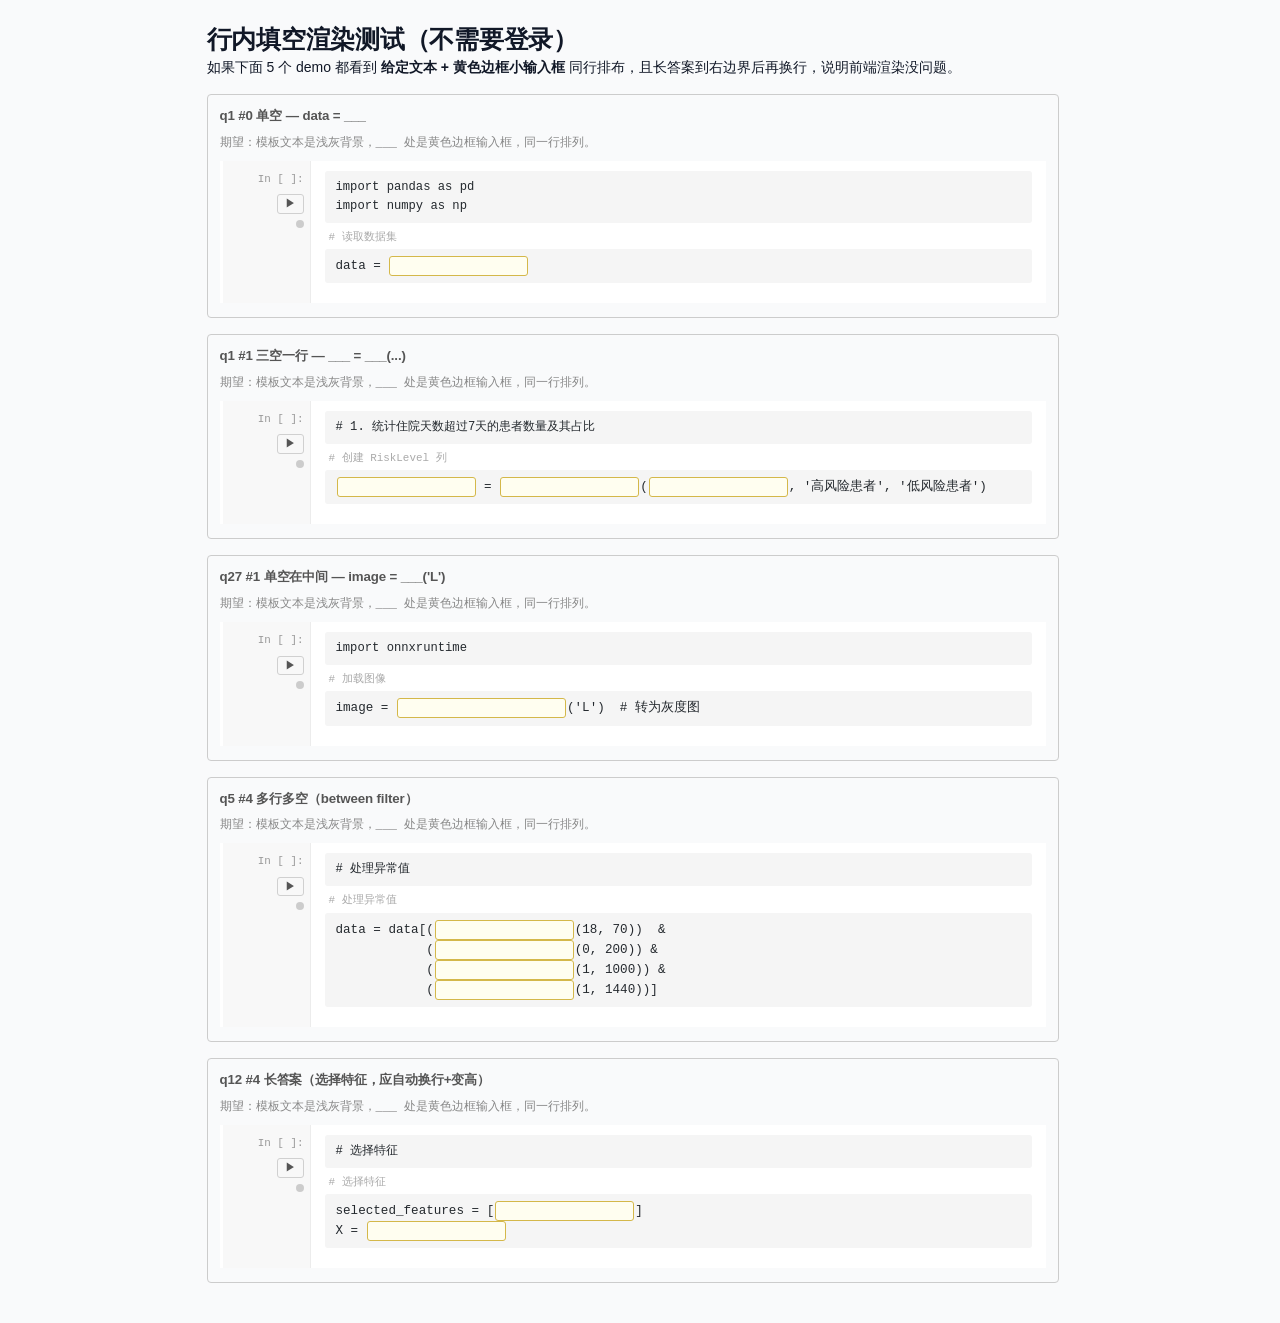
<file: static/inline-blank-test.html>
<!DOCTYPE html>
<html lang="zh-CN">
<head>
<meta charset="UTF-8">
<title>行内填空渲染测试</title>
<link rel="stylesheet" href="assets/theme.css">
<link rel="stylesheet" href="assets/components.css?v=20260528-wraparea3">
<style>
body { padding: 24px; max-width: 900px; margin: 0 auto; }
.demo { margin: 16px 0; padding: 12px; border: 1px solid #ccc; border-radius: 4px; }
.demo h3 { margin: 0 0 8px; font-size: 0.95rem; color: #555; }
.expected { color: #888; font-size: 0.85rem; font-family: monospace; margin: 4px 0 8px; }
</style>
</head>
<body>
<h1>行内填空渲染测试（不需要登录）</h1>
<p>如果下面 5 个 demo 都看到 <strong>给定文本 + 黄色边框小输入框</strong> 同行排布，且长答案到右边界后再换行，说明前端渲染没问题。</p>
<div id="root"></div>
<script type="module">
import { createCell } from './assets/components/jupyter-cell.js?v=20260528-wraparea3';

const cases = [
  {
    title: 'q1 #0 单空 — data = ___',
    segments: [
      { type: 'given', code: 'import pandas as pd\nimport numpy as np' },
      { type: 'blank', hint: '读取数据集', blankIndex: 0,
        template: 'data = _____________' },
    ],
  },
  {
    title: 'q1 #1 三空一行 — ___ = ___(...)',
    segments: [
      { type: 'given', code: '# 1. 统计住院天数超过7天的患者数量及其占比' },
      { type: 'blank', hint: '创建 RiskLevel 列', blankIndex: 0,
        template: "_____________ = _____________(_____________, '高风险患者', '低风险患者')" },
    ],
  },
  {
    title: 'q27 #1 单空在中间 — image = ___(\'L\')',
    segments: [
      { type: 'given', code: 'import onnxruntime' },
      { type: 'blank', hint: '加载图像', blankIndex: 0,
        template: "image = _________________('L')  # 转为灰度图" },
    ],
  },
  {
    title: 'q5 #4 多行多空（between filter）',
    segments: [
      { type: 'given', code: '# 处理异常值' },
      { type: 'blank', hint: '处理异常值', blankIndex: 0,
        template:
          'data = data[(_____________(18, 70))  & \n' +
          '            (_____________(0, 200)) & \n' +
          '            (_____________(1, 1000)) & \n' +
          '            (_____________(1, 1440))]' },
    ],
  },
  {
    title: 'q12 #4 长答案（选择特征，应自动换行+变高）',
    segments: [
      { type: 'given', code: '# 选择特征' },
      { type: 'blank', hint: '选择特征', blankIndex: 0,
        template: 'selected_features = [_____________]\nX = _____________' },
    ],
  },
];

const root = document.getElementById('root');
cases.forEach((c, i) => {
  const wrap = document.createElement('div');
  wrap.className = 'demo';
  const h = document.createElement('h3');
  h.textContent = c.title;
  wrap.appendChild(h);
  const expected = document.createElement('div');
  expected.className = 'expected';
  expected.textContent = '期望：模板文本是浅灰背景，___ 处是黄色边框输入框，同一行排列。';
  wrap.appendChild(expected);

  const cell = createCell({
    id: 'demo-' + i,
    index: ' ',
    segments: c.segments,
    initialBlanks: {},
    onBlankInput: (idx, val) => {
      console.log('input', idx, '=', val);
    },
    onRun: () => {},
  });
  wrap.appendChild(cell);
  root.appendChild(wrap);
});
</script>
</body>
</html>
</file>
<file: static/assets/theme.css>
/* ──────────────────────────────────────────────────────────────
   备考通 · 主题
   ────────────────────────────────────────────────────────────── */

:root {
  --bg: #f9fafb;
  --surface: #ffffff;
  --surface-alt: #f3f4f6;

  --ink-1: #111827;
  --ink-2: #6b7280;
  --ink-3: #9ca3af;

  --line: #e5e7eb;
  --line-strong: #d1d5db;

  --accent: #2563eb;
  --accent-soft: rgba(37, 99, 235, 0.07);
  --accent-hover: #1d4ed8;
  --ok: #16a34a;
  --ok-soft: rgba(22, 163, 74, 0.07);
  --warn: #d97706;
  --warn-soft: rgba(217, 119, 6, 0.07);
  --err: #dc2626;
  --err-soft: rgba(220, 38, 38, 0.07);

  --kbd: #f3f4f6;
  --code-bg: #f9fafb;

  --font-sans: -apple-system, BlinkMacSystemFont, 'Noto Sans SC',
               'PingFang SC', 'Microsoft YaHei', sans-serif;
  --font-serif: var(--font-sans);
  --font-mono: 'SF Mono', 'JetBrains Mono', 'Fira Code', Consolas, monospace;

  --r-sm: 6px;
  --r: 10px;
  --r-lg: 14px;

  --sh: 0 1px 2px rgba(0, 0, 0, 0.04);
  --sh-hover: 0 2px 8px rgba(0, 0, 0, 0.06);
  --sh-lg: 0 4px 16px rgba(0, 0, 0, 0.08);

  --nav-h: 56px;
  --shell-max: 1280px;
  --read-max: 720px;
}

*, *::before, *::after { margin: 0; padding: 0; box-sizing: border-box; }

html { font-size: 14px; -webkit-font-smoothing: antialiased; -moz-osx-font-smoothing: grayscale; scrollbar-gutter: stable; }

body {
  font-family: var(--font-sans);
  background: var(--bg);
  color: var(--ink-1);
  line-height: 1.6;
  min-height: 100vh;
}

::selection { background: rgba(37, 99, 235, 0.12); color: var(--ink-1); }

h1, h2, h3 {
  font-family: var(--font-sans);
  font-weight: 600;
  letter-spacing: -0.01em;
  color: var(--ink-1);
}
h1 { font-size: 1.75rem; line-height: 1.3; }
h2 { font-size: 1.35rem; line-height: 1.35; }
h3 { font-size: 1.05rem; line-height: 1.4; }

p { color: var(--ink-1); }
small, .small { font-size: 0.78rem; color: var(--ink-3); }

.label {
  font-size: 0.75rem; font-weight: 500;
  color: var(--ink-3);
}

button { font: inherit; }
input, textarea, select { font: inherit; color: inherit; }

.bk-shell {
  max-width: var(--shell-max);
  margin: 0 auto;
  padding: 24px 32px 32px;
}

@media (max-width: 720px) {
  .bk-shell { padding: 16px 20px 24px; }
  html { font-size: 13px; }
}
</file>
<file: static/assets/components.css>
/* ──────────────────────────────────────────────────────────────
   Components · .bk-*
   ────────────────────────────────────────────────────────────── */

/* Navbar */
.bk-nav {
  position: sticky; top: 0; z-index: 30;
  display: flex;
  align-items: center;
  justify-content: space-between;
  height: var(--nav-h);
  background: #fff;
  border-bottom: 1px solid var(--line);
  padding: 0 32px;
  gap: 16px;
  --nav-side-space: 280px;
}
.bk-nav-brand {
  display: flex; align-items: center; gap: 8px;
  font-size: 1rem; font-weight: 600;
  color: var(--ink-1);
  flex: 0 1 auto;
  min-width: 0;
  max-width: calc(var(--nav-side-space) - 40px);
  overflow: hidden;
  text-overflow: ellipsis;
  white-space: nowrap;
  position: relative;
  z-index: 2;
}
.bk-nav-tabs {
  position: absolute;
  top: 0;
  left: 50%;
  transform: translateX(-50%);
  display: flex;
  gap: 0;
  width: max-content;
  max-width: max(120px, calc(100vw - (var(--nav-side-space) * 2)));
  height: var(--nav-h);
  min-width: 0;
  overflow-x: auto;
  scrollbar-width: none;
  z-index: 1;
}
.bk-nav-tabs::-webkit-scrollbar { display: none; }
.bk-nav.bk-nav-compact .bk-nav-tabs {
  position: static;
  transform: none;
  flex: 1 1 auto;
  width: auto;
  max-width: none;
}
.bk-nav.bk-nav-compact .bk-nav-user {
  flex: 0 0 auto;
}
.bk-nav-tab {
  padding: 0 14px; height: var(--nav-h);
  display: inline-flex; align-items: center;
  flex: 0 0 auto;
  color: var(--ink-2); font-size: 0.86rem; font-weight: 500;
  border: none; background: transparent; cursor: pointer;
  border-bottom: 2px solid transparent;
  transition: color 0.12s;
}
.bk-nav-tab:hover { color: var(--ink-1); }
.bk-nav-tab.on { color: var(--accent); border-bottom-color: var(--accent); }

.bk-nav-user {
  display: flex;
  align-items: center;
  margin-left: auto;
  gap: 10px;
  color: var(--ink-2);
  font-size: 0.85rem;
  min-width: 0;
  position: relative;
  z-index: 2;
}

@media (max-width: 760px) {
  .bk-nav {
    display: flex;
    align-items: center;
    justify-content: space-between;
  }
  .bk-nav { padding: 0 12px; gap: 8px; }
  .bk-nav-brand {
    max-width: 8.5rem;
    overflow: hidden;
    text-overflow: ellipsis;
    font-size: 0.9rem;
  }
  .bk-nav-tab { padding: 0 10px; font-size: 0.82rem; }
  .bk-nav-tabs {
    position: static;
    transform: none;
    flex: 1 1 auto;
    width: auto;
    max-width: none;
    justify-content: flex-start;
  }
  .bk-nav-user { gap: 6px; }
  .bk-online-badge { padding: 4px 7px; }
  .bk-user-pill {
    width: 34px;
    padding: 3px;
    justify-content: center;
  }
  .bk-user-pill-name,
  .bk-user-pill-caret { display: none; }
}

/* User pill (avatar + name + dropdown) */
.bk-user-pill-wrap { position: relative; }
.bk-user-pill {
  display: inline-flex; align-items: center; gap: 8px;
  height: 34px; padding: 3px 10px 3px 4px;
  border: 1px solid var(--line);
  border-radius: 999px;
  background: var(--surface);
  color: var(--ink-1); font-size: 0.85rem;
  cursor: pointer;
  transition: background 0.12s, border-color 0.12s, box-shadow 0.12s;
}
.bk-user-pill:hover { background: var(--kbd); border-color: var(--line-strong); }
.bk-user-pill.open {
  background: var(--accent-soft);
  border-color: rgba(37, 99, 235, 0.3);
  box-shadow: 0 0 0 3px rgba(37, 99, 235, 0.08);
}
.bk-user-pill-avatar {
  width: 26px; height: 26px; border-radius: 50%;
  background: var(--accent); color: #fff;
  display: inline-flex; align-items: center; justify-content: center;
  font-size: 0.78rem; font-weight: 600; text-transform: uppercase;
  flex-shrink: 0;
}
.bk-user-pill-name { max-width: 120px; overflow: hidden; text-overflow: ellipsis; white-space: nowrap; }
.bk-user-pill-caret { color: var(--ink-3); font-size: 0.7rem; line-height: 1; }

.bk-user-menu {
  position: absolute; top: calc(100% + 8px); right: 0;
  min-width: 200px;
  background: var(--surface, #fff);
  border: 1px solid var(--line);
  border-radius: var(--r-sm);
  box-shadow: 0 8px 24px rgba(0, 0, 0, 0.08);
  padding: 6px;
  z-index: 50;
}
.bk-user-menu-hd {
  padding: 8px 10px 10px;
  border-bottom: 1px solid var(--line);
  margin-bottom: 6px;
}
.bk-user-menu-name { font-size: 0.92rem; font-weight: 600; color: var(--ink-1); }
.bk-user-menu-sub { font-size: 0.76rem; color: var(--ink-3); margin-top: 2px; }
.bk-user-menu-item {
  display: block; width: 100%; text-align: left;
  padding: 8px 10px; border: none; background: transparent;
  color: var(--ink-1); font-size: 0.86rem; cursor: pointer;
  border-radius: 4px;
  transition: background 0.1s;
}
.bk-user-menu-item:hover { background: var(--kbd); }
.bk-user-menu-item-danger { color: var(--err); }
.bk-user-menu-item-danger:hover { background: rgba(220, 38, 38, 0.08); }

/* Online presence badge */
.bk-online-wrap { position: relative; }
.bk-online-badge {
  display: inline-flex; align-items: center; gap: 6px;
  padding: 4px 10px; border-radius: 999px;
  background: var(--surface-2, #f5f5f5);
  border: 1px solid var(--line);
  color: var(--ink-2); font-size: 0.78rem; cursor: pointer;
  transition: background 0.12s, color 0.12s;
}
.bk-online-badge:hover { background: var(--accent-soft); color: var(--accent); }
.bk-active-badge {
  background: #fff7ed;
  border-color: rgba(234, 88, 12, 0.25);
  color: #9a3412;
}
.bk-active-badge:hover { background: #ffedd5; color: #7c2d12; }
.bk-online-dot {
  width: 7px; height: 7px; border-radius: 50%;
  background: #22c55e; box-shadow: 0 0 0 3px rgba(34,197,94,0.15);
  display: inline-block; flex-shrink: 0;
}
.bk-active-dot {
  width: 7px; height: 7px; border-radius: 50%;
  background: #f97316; box-shadow: 0 0 0 3px rgba(249,115,22,0.16);
  display: inline-block; flex-shrink: 0;
}
.bk-online-panel {
  position: absolute; top: calc(100% + 8px); right: 0;
  min-width: 220px; max-width: 280px; max-height: 360px; overflow-y: auto;
  background: var(--surface, #fff); border: 1px solid var(--line);
  border-radius: 10px; box-shadow: 0 8px 24px rgba(0,0,0,0.08);
  z-index: 50; padding: 8px 0;
}
.bk-online-panel-hd {
  padding: 4px 14px 8px; font-size: 0.76rem; color: var(--ink-3, #999);
  border-bottom: 1px solid var(--line); margin-bottom: 4px;
}
.bk-online-panel-empty {
  padding: 12px 14px; font-size: 0.82rem; color: var(--ink-3, #999); text-align: center;
}
.bk-online-panel-list { list-style: none; margin: 0; padding: 0; }
.bk-online-panel-list li {
  display: flex; align-items: center; gap: 8px;
  padding: 6px 14px; font-size: 0.85rem; color: var(--ink-1);
}
.bk-online-panel-list li:hover { background: var(--surface-2, #f5f5f5); }
.bk-online-name { flex: 1; overflow: hidden; text-overflow: ellipsis; white-space: nowrap; }
.bk-online-ago { font-size: 0.72rem; color: var(--ink-3, #999); flex-shrink: 0; }
.bk-online-mask {
  position: fixed; inset: 0; z-index: 40; background: transparent;
}

/* Reset-mode picker modal */
.bk-reset-modal-mask {
  position: fixed; inset: 0; z-index: 1000;
  background: rgba(0,0,0,0.45);
  display: flex; align-items: center; justify-content: center;
  padding: 16px;
}
.bk-reset-modal {
  background: var(--surface, #fff); border-radius: 12px;
  box-shadow: 0 20px 50px rgba(0,0,0,0.25);
  width: 100%; max-width: 460px; padding: 18px 20px 14px;
}
.bk-reset-modal-hd {
  font-size: 1.02rem; font-weight: 600; color: var(--ink-1);
  margin-bottom: 6px;
}
.bk-reset-modal-bd {
  font-size: 0.85rem; color: var(--ink-2, #666); margin-bottom: 12px;
}
.bk-reset-modal-opts {
  display: flex; flex-direction: column; gap: 8px; margin-bottom: 12px;
}
.bk-reset-opt {
  text-align: left; padding: 10px 14px;
  background: var(--surface-2, #f7f7f8); border: 1px solid var(--line);
  border-radius: 10px; cursor: pointer; transition: all 0.15s;
}
.bk-reset-opt:hover {
  border-color: var(--accent, #4f46e5); background: var(--accent-soft, #eef2ff);
}
.bk-reset-opt-danger:hover {
  border-color: #dc2626; background: #fee2e2;
}
.bk-reset-opt-title {
  font-size: 0.92rem; font-weight: 600; color: var(--ink-1); margin-bottom: 2px;
}
.bk-reset-opt-desc {
  font-size: 0.78rem; color: var(--ink-3, #888); line-height: 1.5;
}
.bk-reset-modal-ft {
  display: flex; justify-content: flex-end;
}

.bk-solution-modal-mask {
  position: fixed; inset: 0; z-index: 1100;
  background: rgba(0,0,0,0.5);
  display: flex; align-items: center; justify-content: center;
  padding: 24px;
}
.bk-solution-modal {
  background: var(--surface, #fff); border-radius: 12px;
  box-shadow: 0 24px 60px rgba(0,0,0,0.3);
  width: 100%; max-width: 820px; max-height: 86vh;
  display: flex; flex-direction: column; overflow: hidden;
}
.bk-solution-modal-hd {
  display: flex; align-items: center; justify-content: space-between;
  padding: 14px 20px;
  border-bottom: 1px solid var(--line);
  font-weight: 600; color: var(--ink-1); font-size: 1rem;
}
.bk-solution-modal-close {
  background: transparent; border: none; cursor: pointer;
  font-size: 1.1rem; color: var(--ink-3); padding: 4px 8px;
}
.bk-solution-modal-close:hover { color: var(--ink-1); }
.bk-solution-modal-bd {
  padding: 18px 24px;
  overflow-y: auto;
  line-height: 1.7;
  color: var(--ink-1);
}
.bk-solution-md h1, .bk-solution-md h2, .bk-solution-md h3 {
  margin: 18px 0 8px; line-height: 1.35;
}
.bk-solution-md h1 { font-size: 1.25rem; }
.bk-solution-md h2 { font-size: 1.1rem; }
.bk-solution-md h3 { font-size: 1rem; }
.bk-solution-md p { margin: 8px 0; }
.bk-solution-md ul, .bk-solution-md ol { padding-left: 24px; margin: 8px 0; }
.bk-solution-md li { margin: 4px 0; }
.bk-solution-md code {
  background: var(--surface-2, #f4f4f5);
  padding: 2px 6px; border-radius: 4px;
  font-size: 0.9em; font-family: ui-monospace, SFMono-Regular, Menlo, monospace;
}
.bk-solution-md pre {
  background: #1e293b; color: #e2e8f0;
  padding: 12px 14px; border-radius: 8px; overflow-x: auto;
  font-size: 0.86rem; line-height: 1.55;
}
.bk-solution-md pre code { background: transparent; padding: 0; color: inherit; }
.bk-solution-md img {
  max-width: 100%; height: auto;
  border-radius: 8px;
  border: 1px solid var(--line);
  margin: 10px 0;
  display: block;
}
.bk-solution-md table {
  border-collapse: collapse; margin: 10px 0; font-size: 0.9rem;
}
.bk-solution-md th, .bk-solution-md td {
  border: 1px solid var(--line); padding: 6px 10px;
}
.bk-solution-md th { background: var(--surface-2, #f7f7f8); font-weight: 600; }
.bk-solution-md blockquote {
  border-left: 3px solid var(--accent, #4f46e5);
  background: var(--accent-soft, #eef2ff);
  padding: 6px 14px; margin: 10px 0; color: var(--ink-2);
}

/* Card */
.bk-card {
  background: var(--surface);
  border: 1px solid rgba(0, 0, 0, 0.05);
  box-shadow: 0 4px 12px rgba(0, 0, 0, 0.03);
  border-radius: var(--r);
  padding: 20px 22px;
}

/* Dashboard v3 ─ 时间轴 ─────────────────────────────────────── */
/* 线条图标 (lucide-style sprite) */
.ic {
  width: 16px; height: 16px; flex: 0 0 auto;
  stroke: currentColor; stroke-width: 1.7;
  fill: none; stroke-linecap: round; stroke-linejoin: round;
  vertical-align: -3px;
}
.ic-sm { width: 13px; height: 13px; stroke-width: 1.8; }
.ic-lg { width: 20px; height: 20px; }
.ic-xl { width: 28px; height: 28px; stroke-width: 1.6; }
#i-play { /* solid play arrow */ }

.bk-dash {
  max-width: 1280px; margin: 0 auto; padding: 0 8px;
  display: flex; flex-direction: column;
  /* nav 56px + shell padding (10px top + 12px bottom) = 78px */
  height: calc(100vh - var(--nav-h, 56px) - 22px);
  overflow: hidden;
}
.bk-route-host { min-width: 0; }
/* Dashboard 走全屏一页式布局，压一下 shell 的上下 padding，让"课程回放"不被挤到滚动区下方 */
.bk-shell:has(> .bk-dash),
.bk-shell:has(> .bk-route-host > .bk-dash) {
  padding-top: 10px; padding-bottom: 12px;
}
/* 理论考试页同理：禁止外层滚动，题目区域内部滚动 */
.bk-shell:has(> .bk-exam-shell),
.bk-shell:has(> .bk-route-host > .bk-exam-shell) {
  overflow: hidden;
  padding-bottom: 16px;
}

/* 顶栏 ─ 单行：问候 + 班级 + 下次课 + 截止日 + CTA */
.t-top {
  background: var(--surface); border-radius: var(--r-lg);
  border: 1px solid var(--line); box-shadow: var(--sh);
  padding: 9px 14px; display: flex; align-items: center;
  gap: 11px; flex-wrap: wrap; flex: 0 0 auto;
}
.t-top-greet { font-size: 14.5px; font-weight: 600; display: flex; align-items: center; gap: 6px; }
.t-top-class {
  display: inline-flex; align-items: center; gap: 5px;
  font-size: 12.5px; color: var(--ink-2);
  background: none; border: 1px dashed transparent;
  padding: 4px 8px; border-radius: 6px; cursor: pointer;
  transition: background .12s, border-color .12s;
}
.t-top-class:hover { background: var(--surface-alt); border-color: var(--line); color: var(--ink-1); }
.t-top-class.warn { color: var(--warn); border-color: var(--warn); border-style: solid; }
.t-top-divider { width: 1px; height: 18px; background: var(--line); }
.t-top-next {
  display: flex; align-items: center; gap: 6px;
  font-size: 12.5px; color: var(--ink-2); flex-wrap: wrap;
  min-width: 0;
}
.t-top-next b { color: var(--ink-1); font-weight: 600; }
.t-top-next .loc { color: var(--ink-3); }
.t-top-spacer { flex: 1; }
.t-top-deadline {
  font-size: 11.5px; color: var(--ink-3);
  display: flex; align-items: center; gap: 4px;
}
.t-top-deadline b { color: var(--ink-1); font-weight: 600; }
.t-pill {
  display: inline-flex; align-items: center; gap: 5px;
  padding: 3px 9px; border-radius: 999px; font-size: 11.5px;
  background: var(--accent-soft); color: var(--accent); font-weight: 500;
}
.t-pill-warn { background: var(--warn-soft); color: var(--warn); }
.t-pill-live { background: var(--err-soft); color: var(--err); }

/* Compact buttons (re-used inside dashboard) */
.t-btn {
  display: inline-flex; align-items: center; justify-content: center; gap: 5px;
  height: 28px; padding: 0 11px; border-radius: 7px;
  background: var(--surface); border: 1px solid var(--line-strong);
  font-size: 12.5px; color: var(--ink-1); font-weight: 500;
  white-space: nowrap; cursor: pointer; transition: all .15s;
}
.t-btn:hover:not(:disabled) { background: var(--surface-alt); }
.t-btn.primary { background: var(--ink-1); color: #fff; border-color: var(--ink-1); }
.t-btn.primary:hover { background: #000; }
.t-btn.accent { background: var(--accent); color: #fff; border-color: var(--accent); }
.t-btn.accent:hover { background: var(--accent-hover); }
.t-btn.sm { height: 25px; padding: 0 9px; font-size: 12px; gap: 4px; }
.t-btn.xs { height: 22px; padding: 0 8px; font-size: 11.5px; border-radius: 5px; gap: 3px; }
.t-btn.ghost-ic {
  width: 25px; height: 25px; padding: 0; border-radius: 6px;
  background: transparent; border: 1px solid transparent; color: var(--ink-3);
}
.t-btn.ghost-ic:hover { background: var(--surface-alt); color: var(--ink-1); border-color: var(--line); }
.t-btn:disabled { opacity: .5; cursor: not-allowed; }

/* 进度环 */
.ring { position: relative; width: 60px; height: 60px; flex: 0 0 60px; }
.ring svg.r { width: 100%; height: 100%; transform: rotate(-90deg); }
.ring circle { fill: none; stroke-width: 6; }
.ring .track { stroke: var(--surface-alt); }
.ring .fill { stroke: var(--accent); stroke-linecap: round; }
.ring.ok .fill { stroke: var(--ok); }
.ring.warn .fill { stroke: var(--warn); }
.ring-c {
  position: absolute; inset: 0;
  display: flex; flex-direction: column; align-items: center; justify-content: center;
  line-height: 1.05;
}
.ring-c b { font-size: 13.5px; font-weight: 700; }
.ring-c span { font-size: 9px; color: var(--ink-3); }

/* 进度条 */
.t-bar { height: 5px; background: var(--surface-alt); border-radius: 999px; overflow: hidden; flex: 0 0 auto; }
.t-bar > span { display: block; height: 100%; background: var(--accent); border-radius: 999px; }
.t-bar.ok > span { background: var(--ok); }
.t-bar.warn > span { background: var(--warn); }

/* 主舞台 ─ 时间轴卡 */
.t-stage {
  position: relative; background: var(--surface); border: 1px solid var(--line);
  border-radius: var(--r-lg); padding: 12px 16px; box-shadow: var(--sh);
  display: flex; flex-direction: column; flex: 1; min-height: 0; overflow: hidden;
  margin: 6px 0;
}
.t-stage-hd { display: flex; align-items: baseline; gap: 10px; margin-bottom: 8px; flex: 0 0 auto; }
.t-stage-hd h3 {
  font-size: 12.5px; font-weight: 600; color: var(--ink-2);
  text-transform: uppercase; letter-spacing: .08em;
  display: flex; align-items: center; gap: 5px; margin: 0;
}
.t-stage-hd .sub { font-size: 11.5px; color: var(--ink-3); }

.t-track {
  position: relative; flex: 1; display: grid;
  grid-template-columns: repeat(3, 1fr); /* 等宽 3 节点 */
  gap: 12px; align-items: stretch;
  min-height: 0;
}
/* 两段连接线，避开节点头 */
.t-track::before,
.t-track::after {
  content: ''; position: absolute; top: 30px; height: 2px;
  border-radius: 999px; z-index: 0; opacity: .45;
}
.t-track::before {
  left: calc(100%/6 + 38px); right: calc(50% + 38px);
  background: linear-gradient(90deg, var(--ok), var(--accent));
}
.t-track::after {
  left: calc(50% + 38px); right: calc(100%/6 + 38px);
  background: linear-gradient(90deg, var(--accent), var(--warn));
}
.t-node {
  position: relative; display: flex; flex-direction: column; align-items: center;
  background: transparent; z-index: 1; min-height: 0;
}
.t-node-head {
  width: 62px; height: 62px; border-radius: 50%; flex: 0 0 62px;
  display: flex; align-items: center; justify-content: center;
  background: var(--surface); border: 2.5px solid var(--line); position: relative;
  color: var(--ink-3);
}
.t-node.done .t-node-head  { border-color: var(--ok);     background: var(--ok-soft);     color: var(--ok); }
.t-node.active .t-node-head{ border-color: var(--accent); background: var(--accent-soft); color: var(--accent); }
.t-node.warn .t-node-head  { border-color: var(--warn);   background: var(--warn-soft);   color: var(--warn); }
.t-node-head .badge {
  position: absolute; bottom: -2px; right: -2px;
  width: 20px; height: 20px; border-radius: 50%;
  background: var(--surface); border: 2px solid var(--surface);
  display: flex; align-items: center; justify-content: center;
  font-size: 10.5px; font-weight: 700; color: var(--ink-3);
}
.t-node.done .t-node-head .badge   { background: var(--ok);     color: #fff; }
.t-node.active .t-node-head .badge { background: var(--accent); color: #fff; }
.t-node.warn .t-node-head .badge   { background: var(--warn);   color: #fff; }

.t-node-card {
  margin-top: 10px; width: 100%; padding: 11px 11px 10px;
  background: var(--surface); border: 1px solid var(--line); border-radius: 11px;
  display: flex; flex-direction: column; gap: 7px; flex: 1; min-height: 0;
  position: relative; overflow: hidden;
}
.t-node.active .t-node-card { border-color: var(--accent); box-shadow: 0 0 0 3px var(--accent-soft); }
.t-node-card-hd {
  display: flex; align-items: center; justify-content: space-between; gap: 6px; flex: 0 0 auto;
}
.t-node-name { font-size: 13.5px; font-weight: 600; display: flex; align-items: center; gap: 6px; }
.t-node-tag {
  font-size: 10.5px; font-weight: 500; padding: 2px 6px; border-radius: 5px;
  background: var(--surface-alt); color: var(--ink-2);
}
.t-node.done .t-node-tag   { background: var(--ok-soft);     color: var(--ok); }
.t-node.active .t-node-tag { background: var(--accent-soft); color: var(--accent); }
.t-node.warn .t-node-tag   { background: var(--warn-soft);   color: var(--warn); }
.t-node-stat { display: flex; align-items: baseline; gap: 8px; flex: 0 0 auto; }
.t-node-num {
  font-size: 22px; font-weight: 700; line-height: 1; letter-spacing: -.01em;
  font-variant-numeric: tabular-nums;
}
.t-node-num small { font-size: 12px; color: var(--ink-3); font-weight: 500; }
.t-node-meta { font-size: 11.5px; color: var(--ink-2); line-height: 1.45; flex: 0 0 auto; }
.t-node-meta b { color: var(--ink-1); font-weight: 600; }
.t-node-meta .ok   { color: var(--ok); }
.t-node-meta .warn { color: var(--warn); }
.t-node-meta .err  { color: var(--err); }
.t-node-detail {
  background: var(--surface-alt); border-radius: 7px; padding: 7px 9px;
  display: flex; flex-direction: column; gap: 2px; flex: 0 0 auto;
}
.t-node-detail .label { font-size: 10px; color: var(--ink-3); letter-spacing: .05em; text-transform: uppercase; font-weight: 500; }
.t-node-detail .name { font-size: 12px; font-weight: 500; color: var(--ink-1); overflow: hidden; text-overflow: ellipsis; white-space: nowrap; }
.t-node-detail .extra { font-size: 10.5px; color: var(--ink-3); }
.t-node-detail.clickable { cursor: pointer; transition: background .15s ease, transform .15s ease; }
.t-node-detail.clickable:hover { background: var(--surface-alt-hover, var(--surface-alt)); filter: brightness(.97); }
.t-node-detail.clickable:active { transform: translateY(1px); }
.t-node-detail.clickable:focus-visible { outline: 2px solid var(--accent); outline-offset: 2px; }
.t-node-cta { display: flex; gap: 5px; margin-top: auto; flex: 0 0 auto; }
.t-node-cta .t-btn { flex: 1; }
.t-chips { display: flex; flex-wrap: wrap; gap: 4px; flex: 0 0 auto; }
.t-chip {
  font-size: 10.5px; padding: 2px 6px; border-radius: 5px;
  background: var(--surface-alt); color: var(--ink-2);
  display: inline-flex; align-items: center; gap: 3px;
  border: none; cursor: pointer;
}
.t-chip:hover { background: var(--line); color: var(--ink-1); }
.t-chip b { color: var(--err); font-weight: 600; }
.t-focus {
  flex: 1; min-height: 78px; display: flex; flex-direction: column; gap: 5px;
  padding: 7px; border: 1px solid var(--line); border-radius: 8px;
  background: linear-gradient(180deg, var(--surface), var(--surface-alt));
}
.t-focus-hd {
  font-size: 10px; color: var(--ink-3); font-weight: 600;
  letter-spacing: .05em; text-transform: uppercase; flex: 0 0 auto;
}
.t-focus-row {
  min-height: 28px; display: grid; grid-template-columns: 14px minmax(0, 1fr) auto;
  align-items: center; gap: 5px; padding: 4px 6px;
  border: 1px solid transparent; border-radius: 6px;
  background: rgba(255, 255, 255, .58); color: var(--ink-1);
  font: inherit; text-align: left; cursor: pointer;
}
.t-focus-row:hover { border-color: var(--line-strong); background: var(--surface); }
.t-focus-row .main {
  min-width: 0; overflow: hidden; text-overflow: ellipsis; white-space: nowrap;
  font-size: 11.5px; font-weight: 600;
}
.t-focus-row .sub {
  font-size: 10.5px; color: var(--ink-3); white-space: nowrap;
}
.t-focus-row.warn { color: var(--warn); }
.t-focus-row.ok { color: var(--ok); }

/* 模拟考双卷分屏 */
.t-exam-split {
  display: grid; gap: 7px; flex: 1; min-height: 0;
  grid-template-rows: 1fr 1fr;
}
.t-exam-sub {
  background: var(--surface-alt); border-radius: 8px; padding: 7px 9px;
  display: flex; flex-direction: column; gap: 4px; min-height: 0;
}
.t-exam-sub-hd { display: flex; align-items: center; justify-content: space-between; gap: 6px; flex: 0 0 auto; }
.t-exam-sub-name { font-size: 12px; font-weight: 600; color: var(--ink-1); display: flex; align-items: center; gap: 5px; }
.t-exam-sub-stat { display: flex; align-items: baseline; gap: 6px; flex-wrap: wrap; flex: 0 0 auto; }
.t-exam-sub-num { font-size: 17px; font-weight: 700; line-height: 1; font-variant-numeric: tabular-nums; }
.t-exam-sub-num small { font-size: 10.5px; color: var(--ink-3); font-weight: 500; }
.t-exam-sub-meta { font-size: 10.5px; color: var(--ink-2); line-height: 1.4; }
.t-exam-sub-cta { display: flex; gap: 4px; margin-top: auto; flex: 0 0 auto; }
.t-exam-sub-cta .t-btn { flex: 1; }

/* 底部回放横条 */
.t-bot {
  background: var(--surface); border-radius: var(--r-lg); border: 1px solid var(--line);
  box-shadow: var(--sh); padding: 8px 12px;
  display: flex; align-items: center; gap: 10px; flex: 0 0 auto;
}
.t-bot-label {
  font-size: 11.5px; font-weight: 600; color: var(--ink-2);
  flex: 0 0 auto; display: flex; align-items: center; gap: 5px;
}
.t-bot-list { display: flex; gap: 7px; overflow: hidden; flex: 1; }
.t-bot-item {
  flex: 0 0 auto; display: flex; align-items: center; gap: 6px;
  padding: 5px 10px; background: var(--surface-alt); border-radius: 6px; font-size: 11.5px;
  text-decoration: none; color: var(--ink-1);
  transition: background .12s;
}
.t-bot-item:hover { background: var(--line); }
.t-bot-item .d { color: var(--ink-3); font-weight: 500; }
.t-bot-item .pw { font-family: var(--mono, 'JetBrains Mono', monospace); color: var(--accent); font-size: 10.5px; }

/* 平板及以下回退为单列竖排，允许滚动 */
@media (max-width: 980px) {
  .bk-dash { height: auto; overflow: visible; }
  .t-track { grid-template-columns: 1fr; }
  .t-track::before, .t-track::after { display: none; }
}

/* 班级选择弹窗 */
.bk-class-modal {
  position: fixed; inset: 0; z-index: 2000;
  background: rgba(0, 0, 0, 0.42);
  display: flex; align-items: center; justify-content: center;
  padding: 16px;
}
.bk-class-modal-box {
  width: 100%; max-width: 480px; max-height: 86vh; overflow-y: auto;
  background: var(--surface); border-radius: 10px; padding: 22px 24px;
  box-shadow: 0 12px 40px rgba(0, 0, 0, 0.18);
}
.bk-class-modal-hd {
  display: flex; justify-content: space-between; align-items: center;
  margin-bottom: 8px;
}
.bk-class-modal-title { font-size: 1.05rem; font-weight: 600; }
.bk-class-modal-close {
  background: none; border: none; cursor: pointer; color: var(--ink-3);
  font-size: 1.1rem; padding: 4px 8px;
}
.bk-class-list {
  display: flex; flex-direction: column; gap: 4px;
  max-height: 50vh; overflow-y: auto;
  border: 1px solid var(--line); border-radius: 6px; padding: 4px;
}
.bk-class-row {
  display: flex; align-items: center; gap: 10px;
  padding: 8px 12px; border-radius: 5px; cursor: pointer;
  transition: background 0.12s;
}
.bk-class-row:hover { background: var(--kbd); }
.bk-class-row.on { background: rgba(59, 130, 246, 0.08); }
.bk-class-row input { margin: 0; }
.bk-class-row-name { font-weight: 500; }
.bk-class-row-teacher { color: var(--ink-3); margin-left: auto; }
.bk-class-modal-ft {
  display: flex; justify-content: space-between; align-items: center;
  margin-top: 16px; gap: 12px;
}

.bk-card-title { font-size: 1.05rem; margin-bottom: 4px; color: var(--ink-1); }
.bk-card-desc { font-size: 0.86rem; color: var(--ink-2); margin-bottom: 14px; }

/* Button */
.bk-btn {
  display: inline-flex; align-items: center; justify-content: center; gap: 6px;
  height: 34px; padding: 0 14px;
  border: 1px solid var(--line);
  border-radius: var(--r-sm);
  background: var(--surface); color: var(--ink-1);
  font-size: 0.86rem; font-weight: 500; cursor: pointer;
  transition: background 0.12s, border-color 0.12s;
}
.bk-btn:hover:not(:disabled) { background: var(--kbd); border-color: var(--line-strong); }
.bk-btn:active:not(:disabled) { transform: translateY(1px); }
.bk-btn:disabled { opacity: 0.4; cursor: not-allowed; }
.bk-btn-primary { background: var(--ink-1); color: #fff; border-color: var(--ink-1); }
.bk-btn-primary:hover:not(:disabled) { background: #1f2937; }
.bk-btn-ghost { border-color: transparent; background: transparent; }
.bk-btn-ghost:hover:not(:disabled) { background: var(--kbd); }
.bk-btn-sm { height: 28px; padding: 0 10px; font-size: 0.8rem; }
.bk-btn-lg { height: 42px; padding: 0 22px; font-size: 0.95rem; }

/* Field */
.bk-field { display: flex; flex-direction: column; gap: 6px; margin-bottom: 14px; }
.bk-field-label { font-size: 0.78rem; font-weight: 500; color: var(--ink-2); }
.bk-input {
  height: 38px; padding: 0 12px;
  border: 1px solid var(--line); border-radius: var(--r-sm);
  background: var(--surface); color: var(--ink-1);
  font-size: 0.9rem; transition: border-color 0.15s;
}
.bk-input:focus { outline: none; border-color: var(--ink-1); }

/* Chip */
.bk-chip {
  display: inline-flex; align-items: center; gap: 5px;
  height: 26px; padding: 0 10px;
  border: 1px solid var(--line); border-radius: 13px;
  background: var(--surface); color: var(--ink-2);
  font-size: 0.75rem; font-weight: 500; cursor: pointer;
  transition: background 0.12s, border-color 0.12s;
}
.bk-chip:hover { background: var(--kbd); border-color: var(--line-strong); color: var(--ink-1); }
.bk-chip.on { background: var(--ink-1); color: #fff; border-color: var(--ink-1); }

/* Metric */
.bk-metric { padding: 16px 18px; border: 1px solid var(--line); border-radius: var(--r); background: var(--surface); }
.bk-metric-val {
  font-size: 1.65rem; font-weight: 600;
  letter-spacing: -0.02em; color: var(--ink-1); line-height: 1.1;
}
.bk-metric-lbl { font-size: 0.72rem; color: var(--ink-3); margin-top: 4px; }

/* Nav Tree (left sidebar) */
.bk-navtree { width: 260px; padding: 4px 0; }
.bk-navtree-section { margin-bottom: 8px; }
.bk-navtree-section-title {
  padding: 8px 12px; font-size: 0.92rem; font-weight: 600;
  color: var(--ink-1); display: flex; justify-content: space-between;
  cursor: pointer;
}
.bk-navtree-section-title .count { font-size: 0.72rem; color: var(--ink-3); font-weight: 400; }
.bk-navtree-kp {
  padding: 6px 12px 6px 24px; font-size: 0.84rem; color: var(--ink-2);
  cursor: pointer; border-radius: var(--r-sm);
  display: flex; justify-content: space-between; align-items: center;
  transition: background 0.1s;
}
.bk-navtree-kp:hover { background: var(--kbd); color: var(--ink-1); }
.bk-navtree-kp.on { background: var(--kbd); color: var(--ink-1); font-weight: 600; }
.bk-navtree-kp .bar {
  width: 38px; height: 3px; background: var(--line); border-radius: 2px; margin-left: 6px;
  overflow: hidden;
}
.bk-navtree-kp .bar .fill { height: 100%; background: var(--ink-1); border-radius: 2px; }
.bk-navtree-kp .wrong-dot {
  width: 6px; height: 6px; border-radius: 50%; background: var(--err); margin-left: 6px;
}

/* Question card */
.bk-question {
  background: var(--surface); border: 1px solid var(--line); border-radius: var(--r);
  padding: 22px 24px; margin-bottom: 14px; max-width: var(--read-max);
}
.bk-question-head { display: flex; gap: 10px; align-items: center; margin-bottom: 10px; font-size: 0.76rem; color: var(--ink-3); }
.bk-question-id { font-weight: 600; color: var(--ink-2); }
.bk-question-type { padding: 2px 8px; border-radius: 10px; background: var(--kbd); color: var(--ink-2); font-weight: 500; }
.bk-question-body { font-size: 1rem; line-height: 1.7; color: var(--ink-1); margin-bottom: 14px; }
.bk-opt {
  display: flex; gap: 10px; align-items: flex-start;
  padding: 10px 12px; border: 1px solid var(--line); border-radius: var(--r-sm);
  margin-bottom: 6px; cursor: pointer; user-select: none;
  transition: background 0.1s, border-color 0.1s;
}
.bk-opt:hover { background: var(--kbd); }
.bk-opt.picked:hover, .bk-opt.right:hover, .bk-opt.miss:hover { background: inherit; }
.bk-opt.picked:hover { background: var(--accent-soft); }
.bk-opt.right:hover { background: var(--ok-soft); }
.bk-opt.miss:hover { background: var(--err-soft); }
.bk-opt-lbl {
  width: 22px; height: 22px; border-radius: var(--r-sm);
  background: var(--kbd); color: var(--ink-2);
  display: flex; align-items: center; justify-content: center;
  font-size: 0.75rem; font-weight: 600; flex-shrink: 0;
}
.bk-opt-txt { flex: 1; font-size: 0.9rem; line-height: 1.55; color: var(--ink-1); }
.bk-opt.picked { background: var(--accent-soft); border-color: var(--accent); }
.bk-opt.picked .bk-opt-lbl { background: var(--accent); color: #fff; }
.bk-opt.picked .bk-opt-txt { color: var(--ink-1); font-weight: 500; }
.bk-opt.right { border-color: var(--ok); background: var(--ok-soft); }
.bk-opt.right .bk-opt-lbl { background: var(--ok); color: #fff; }
.bk-opt.miss { border-color: var(--err); background: var(--err-soft); }
.bk-opt.miss .bk-opt-lbl { background: var(--err); color: #fff; }

.bk-tag { font-size: 0.72rem; padding: 3px 10px; border-radius: 11px; font-weight: 500; }
.bk-tag-ok { background: var(--ok-soft); color: var(--ok); }
.bk-tag-err { background: var(--err-soft); color: var(--err); }

/* Layout: theory split */
.bk-theory {
  display: grid; grid-template-columns: 220px 1fr 220px;
  gap: 24px; align-items: start;
}
.bk-theory-side { position: sticky; top: calc(var(--nav-h) + 16px); max-height: calc(100vh - var(--nav-h) - 32px); overflow: auto; }
.bk-theory-aside { position: sticky; top: calc(var(--nav-h) + 16px); max-height: calc(100vh - var(--nav-h) - 32px); overflow: auto; }
@media (max-width: 1180px) {
  .bk-theory { grid-template-columns: 220px 1fr; }
  .bk-theory-aside { position: static; max-height: none; grid-column: 1 / -1; }
}
@media (max-width: 900px) {
  .bk-theory { grid-template-columns: 1fr; }
  .bk-theory-side { position: static; max-height: none; }
}

/* Toolbar */
.bk-toolbar {
  display: flex; align-items: center; gap: 8px; flex-wrap: wrap;
  padding: 10px 0 12px; margin-bottom: 14px; border-bottom: 1px solid var(--line);
  position: sticky; top: var(--nav-h); z-index: 20;
  background: var(--bg);
}
.bk-toolbar .bk-chip { height: 26px; padding: 0 12px; font-size: 0.78rem; }

/* ── Jupyter Notebook widget ─────────────────────────────────── */
.bk-nb-widget { border:1px solid #aeaeae; border-radius:4px; background:#f5f5f5; }

/* 滚动时把 header + toolbar 一起钉在顶栏下方 */
.bk-nb-stickybar { position:sticky; top:var(--nav-h); z-index:5;
                   border-top-left-radius:4px; border-top-right-radius:4px;
                   overflow:hidden; }
.bk-op-fullscreen-on .bk-nb-stickybar { top:0; }

.bk-nb-header { background:#4e4e4e; color:#eee; display:flex; align-items:center;
                gap:12px; padding:7px 14px; font-size:0.85rem; }
.bk-nb-title { font-weight:500; flex:1; white-space:nowrap; overflow:hidden; text-overflow:ellipsis; }
.bk-nb-header .bk-op-kstatus { color:#bbb; margin-left:auto; flex-shrink:0; }

.bk-nb-toolbar { background:#fff; border-bottom:1px solid #cfcfcf;
                 padding:4px 10px; display:flex; align-items:center; gap:6px; flex-wrap:wrap; }
.bk-nb-tb-sep { width:1px; height:20px; background:#d0d0d0; margin:0 2px; flex-shrink:0; }

.bk-nb-cells { padding:4px 0 8px; }

/* ── Jupyter-style cell (left-prompt layout) ─────────────────── */
.bk-jcell { display:flex; flex-direction:row; margin-bottom:2px;
            background:#fff; border-left:3px solid transparent;
            transition:border-left-color 0.1s; }
.bk-jcell:hover { border-left-color:#cfcfcf; }
.bk-jcell.is-selected { border-left-color:#4444cc; }

/* Left prompt column */
.bk-jcell-prompt { width:88px; min-width:88px; flex-shrink:0;
                   padding:10px 6px 10px 10px; display:flex; flex-direction:column;
                   align-items:flex-end; gap:6px; background:#f8f8f8;
                   border-right:1px solid #ececec; }
.bk-jcell-in { font-family:var(--font-mono,monospace); font-size:0.78rem;
               color:#999; white-space:nowrap; }
.bk-jcell-idx { color:#666; }
.bk-jcell-run { background:none; border:1px solid #d0d0d0; border-radius:3px;
                cursor:pointer; color:#555; font-size:0.75rem; padding:1px 7px;
                line-height:1.5; transition:background 0.1s,border-color 0.1s; }
.bk-jcell-run:hover { background:#e4e4e4; border-color:#aaa; }
.bk-jcell-run:disabled { opacity:0.4; cursor:default; }
.bk-jcell-status { display:inline-block; width:8px; height:8px; border-radius:50%; background:#ccc; }
.bk-jcell-status.is-idle  { background:#c0c0c0; }
.bk-jcell-status.is-busy  { background:var(--warn); animation:pulse 1s ease-in-out infinite alternate; }
.bk-jcell-status.is-error { background:var(--err); }
@keyframes pulse { to { opacity:0.4; } }

/* Right content */
.bk-jcell-main { flex:1; min-width:0; }
.bk-jcell-body { padding:10px 14px; }

.bk-jcell-given { background:#f5f5f5; border:none; border-radius:3px;
                  padding:7px 11px; font-family:var(--font-mono,monospace);
                  font-size:0.87rem; margin:0 0 6px; white-space:pre;
                  overflow-x:auto;
                  color:#24292e; line-height:1.55; }
.bk-jcell-blank-wrap { margin-bottom:10px; overflow-x:auto; }
.bk-jcell-hint { display:flex; align-items:center; gap:4px;
                 font-family:var(--font-mono,monospace); color:#aaa;
                 margin-bottom:3px; font-size:0.78rem; }
.bk-jcell-hint-mark { }
.bk-jcell-blank { display:block; width:100%; box-sizing:border-box;
                  font-family:var(--font-mono,monospace); font-size:0.9rem;
                  border:1px solid #d4b84a; border-radius:3px; padding:5px 10px;
                  resize:none; line-height:1.5; background:#fffef0;
                  transition:border-color 0.12s,background 0.12s; }
.bk-jcell-blank:focus { outline:none; border-color:#a08020; background:#fffff8; }
.bk-jcell-blank.is-ok  { border-color:var(--ok); background:var(--ok-soft); }
.bk-jcell-blank.is-bad { border-color:var(--err); background:var(--err-soft); }

/* Inline-template blank: 把 .ipynb 的 _____ 位置原地替换为 <input>,
   学生看到的就是题面里"行内填空"的视觉。 */
.bk-jcell-template { font-family:var(--font-mono,monospace); font-size:0.9rem;
                     line-height:1.6; white-space:pre; color:#24292e;
                     background:#f5f5f5; border-radius:3px; padding:7px 11px;
                     width:max-content; min-width:100%; }
.bk-jcell-template-text { white-space:pre; }
.bk-jcell-blank-input { display:inline-block; vertical-align:top;
                        font-family:var(--font-mono,monospace); font-size:0.9rem;
                        line-height:1.4; min-width:60px; max-width:100%; padding:1px 6px;
                        margin:0 1px; border:1px solid #d4b84a; border-radius:3px;
                        background:#fffef0; color:#24292e; box-sizing:border-box;
                        white-space:pre-wrap; overflow-wrap:anywhere; overflow:hidden;
                        resize:none;
                        transition:border-color 0.12s,background 0.12s; }
.bk-jcell-blank-input:focus { outline:none; border-color:#a08020; background:#fffff8; }
.bk-jcell-blank-input.is-ok  { border-color:var(--ok); background:var(--ok-soft); }
.bk-jcell-blank-input.is-bad { border-color:var(--err); background:var(--err-soft); }

.bk-jcell-out { padding:8px 14px; background:#fafafa; border-top:1px solid #ececec; }
.bk-jcell-stream { margin:0 0 4px; font-family:var(--font-mono,monospace);
                   font-size:0.82rem; white-space:pre-wrap; color:var(--ink-2); }
.bk-jcell-stream.is-stderr { color:var(--err); }
.bk-jcell-err { margin:0; font-family:var(--font-mono,monospace); font-size:0.82rem;
                color:var(--err); white-space:pre-wrap; }
.bk-jcell-display { margin-top:4px; }
.bk-jcell-display img { max-width:100%; border:1px solid var(--line); border-radius:4px; }

/* ── Filter bar + ops grid ──────────────────────────────────── */
.bk-filter-bar { display:flex; flex-wrap:wrap; gap:6px; align-items:center; }
.bk-chip-divider { color:var(--line); margin:0 4px; }

.bk-ops-grid { display:grid; grid-template-columns:repeat(auto-fill, minmax(320px, 1fr));
               gap:14px; }
.bk-ops-card { position:relative; border:1px solid var(--line); border-radius:var(--r-sm); padding:14px;
               background:#fff; cursor:pointer; transition:border-color .15s; }
.bk-ops-card:hover { border-color:var(--line-strong); }
.bk-ops-card.score-ok { border-color:rgba(22, 163, 74, .48); box-shadow:0 0 0 1px rgba(22, 163, 74, .18) inset; background:linear-gradient(180deg, rgba(22, 163, 74, .035), #fff 42px); }
.bk-ops-card.score-ok:hover { border-color:var(--ok); }
.bk-ops-card.score-warn { border-color:rgba(217, 119, 6, .48); box-shadow:0 0 0 1px rgba(217, 119, 6, .16) inset; background:linear-gradient(180deg, rgba(217, 119, 6, .035), #fff 42px); }
.bk-ops-card.score-warn:hover { border-color:var(--warn); }
.bk-ops-card.score-err { border-color:rgba(220, 38, 38, .45); box-shadow:0 0 0 1px rgba(220, 38, 38, .14) inset; background:linear-gradient(180deg, rgba(220, 38, 38, .03), #fff 42px); }
.bk-ops-card.score-err:hover { border-color:var(--err); }
.bk-ops-head { display:flex; gap:8px; align-items:center; margin-bottom:8px; flex-wrap:wrap; }
.bk-ops-card.has-score .bk-ops-head { padding-right:58px; }
.bk-ops-card.has-active .bk-ops-head { padding-right:82px; }
.bk-ops-no { font-family:var(--font-mono,monospace); color:var(--ink-3); font-size:0.82rem; }
.bk-ops-cat { color:var(--ink-2); }
.bk-ops-score {
  position:absolute; top:12px; right:12px; display:inline-flex; align-items:center; gap:5px;
  height:24px; padding:0 7px; border-radius:999px; border:1px solid currentColor;
  font-size:0.74rem; font-weight:600; white-space:nowrap;
}
.bk-ops-score .dot { width:6px; height:6px; border-radius:50%; background:currentColor; }
.bk-ops-score .bk-ops-score-total { opacity:0.65; font-weight:500; margin-left:1px; }
.bk-ops-score.ok { color:var(--ok); background:var(--ok-soft); }
.bk-ops-score.warn { color:var(--warn); background:var(--warn-soft); }
.bk-ops-score.err { color:var(--err); background:var(--err-soft); }
.bk-ops-active {
  position:absolute; top:12px; right:12px; display:inline-flex; align-items:center;
  height:24px; padding:0 8px; border-radius:999px;
  background:var(--warn-soft); color:var(--warn); border:1px solid rgba(217, 119, 6, .28);
  font-size:0.74rem; font-weight:600; white-space:nowrap;
}
.bk-ops-title { font-size:1rem; font-weight:500;
                color:var(--ink-1); margin-bottom:6px; }
.bk-ops-meta { color:var(--ink-3); font-size:0.8rem; margin:-2px 0 6px; }
.bk-ops-scenario { line-height:1.6; max-height:90px; overflow:hidden; white-space:pre-line; }

/* ── Operation detail layout (collapsible panels) ──────────── */
.bk-op-layout { display:flex; flex-direction:row; align-items:stretch; }
.bk-op-exam-context {
  display:flex; align-items:center; justify-content:space-between; gap:14px;
  margin-bottom:12px; border-left:3px solid var(--warn);
}
.bk-op-exam-context h2 { margin:4px 0 0; font-size:1.05rem; line-height:1.35; }

/* Always-visible left control strip — sticky so buttons stay reachable while scrolling */
.bk-op-ctrl-strip { width:72px; flex-shrink:0; display:flex; flex-direction:column;
                    align-items:center; gap:6px; padding:10px 8px;
                    background:var(--surface-alt); border-right:1px solid var(--line);
                    position:sticky; top:var(--nav-h); z-index:210;
                    align-self:flex-start; overflow:visible; }
.bk-op-fullscreen-on .bk-op-ctrl-strip { position:static; max-height:none; align-self:stretch; }
.bk-op-panel-btn { width:56px; height:48px; border:1px solid var(--line); border-radius:6px;
                   background:none; cursor:pointer; display:flex; flex-direction:column;
                   align-items:center; justify-content:center; gap:4px;
                   color:var(--ink-3); transition:background 0.12s,border-color 0.12s; }
.bk-op-panel-btn:hover { background:var(--kbd); border-color:var(--line-strong); color:var(--ink-2); }
.bk-op-panel-btn.is-active { background:var(--accent-soft); border-color:var(--accent); color:var(--accent); }
.bk-op-panel-btn-icon { font-size:1.1rem; line-height:1; }
.bk-op-panel-btn-label { font-size:0.72rem; line-height:1; color:inherit; font-weight:500; }
.bk-op-back-btn { color:var(--ink-2); }
.bk-op-back-btn:hover { background:var(--kbd); border-color:var(--line-strong); color:var(--ink-1); }
.bk-op-strip-sep { width:42px; height:1px; background:var(--line); margin:1px 0; }

/* Panels as modal overlays — out of layout flow */
.bk-op-left, .bk-op-right, .bk-op-files {
  position:fixed; top:50%; left:50%;
  transform:translate(-50%,-50%) scale(0.96);
  width:540px; max-width:min(92vw,600px); max-height:82vh;
  overflow-y:auto; background:#fff; border-radius:8px;
  box-shadow:0 8px 40px rgba(0,0,0,0.18);
  z-index:201; opacity:0; pointer-events:none;
  transition:opacity 0.14s,transform 0.14s;
}
.bk-op-left {
  width:920px;
  max-width:calc(100vw - 64px);
  max-height:88vh;
}
.bk-op-right {
  width:760px;
  max-width:calc(100vw - 64px);
  max-height:88vh;
  overflow:hidden;
  display:flex;
  flex-direction:column;
}
.bk-op-left.is-open, .bk-op-right.is-open, .bk-op-files.is-open {
  opacity:1; pointer-events:auto;
  transform:translate(-50%,-50%) scale(1);
}
/* Backdrop */
.bk-op-modal-bd {
  position:fixed; inset:0; background:rgba(0,0,0,0.22);
  z-index:200; opacity:0; pointer-events:none; transition:opacity 0.14s;
}
.bk-op-modal-bd.is-open { opacity:1; pointer-events:auto; }

.bk-op-panel-hd { display:flex; align-items:center; justify-content:space-between;
                   padding:14px 16px 0; margin-bottom:2px; }
.bk-op-panel-hd-title { font-weight:600; font-size:0.95rem; color:var(--ink-1); }
.bk-op-panel-close { background:none; border:none; cursor:pointer; font-size:1rem;
                      color:var(--ink-3); padding:3px 7px; border-radius:4px; line-height:1; }
.bk-op-panel-close:hover { background:var(--kbd); color:var(--ink-1); }

.bk-op-panel-content { padding:12px 16px 16px; display:flex; flex-direction:column; gap:12px; }
.bk-op-right .bk-op-panel-content { min-height:0; overflow-y:auto; }
.bk-op-submit-card {
  position:sticky; bottom:0; z-index:1;
  margin-top:auto; box-shadow:0 -12px 24px rgba(255,255,255,0.96);
}
.bk-op-submit-actions {
  display:grid; grid-template-columns:1fr 1fr; gap:10px; margin-top:12px;
}
.bk-op-submit-actions.is-single { grid-template-columns:1fr; }
.bk-op-submit-actions .bk-btn { width:100%; }
.bk-op-submit-actions .bk-op-discard { color:var(--err); border-color:var(--err); }

.bk-op-main { flex:1; min-width:0; }
.bk-op-toolbar-title {
  flex:1; min-width:0; color:var(--ink-1); font-weight:600;
  white-space:nowrap; overflow:hidden; text-overflow:ellipsis;
}
.bk-op-prose { line-height:1.75; font-size:0.92rem; white-space:pre-line; color:var(--ink-2); }
.bk-op-task-list { margin:0; padding-left:22px; display:flex; flex-direction:column; gap:10px; }
.bk-op-task-list li { line-height:1.65; color:var(--ink-2); }
.bk-op-task-list b { color:var(--ink-1); }
.bk-op-kstatus { font-size:0.82rem; color:#bbb; display:inline-flex; gap:6px; align-items:center; }
.bk-op-draft-hint { color:var(--ink-3); }

.bk-guide-overview { margin:0 0 10px; line-height:1.7; color:var(--ink-2); }
.bk-guide-steps { margin:0; padding-left:22px; display:flex; flex-direction:column; gap:10px; }
.bk-guide-steps li { padding-left:2px; line-height:1.6; color:var(--ink-2); }
.bk-guide-steps p { margin:2px 0 0; }
.bk-guide-step-title { font-weight:600; color:var(--ink-1); }
.bk-guide-tips { margin:6px 0 0; padding-left:18px; color:var(--ink-3); }

.bk-op-files-card { padding:12px; }
.bk-op-files-head { display:flex; justify-content:space-between; align-items:flex-start; gap:12px; }
.bk-op-files-head p { margin:4px 0 0; line-height:1.5; }
.bk-op-files-list { margin-top:10px; display:flex; flex-direction:column; gap:8px; }
.bk-op-file-row {
  display:flex; align-items:center; gap:10px;
  border:1px solid var(--line); border-radius:6px; padding:9px;
  background:var(--surface-alt);
}
.bk-op-file-icon {
  width:28px; height:28px; border:1px solid var(--line); border-radius:4px;
  display:flex; align-items:center; justify-content:center;
  font-family:var(--font-mono,monospace); color:var(--ink-2); background:#fff;
  flex:0 0 auto;
}
.bk-op-file-main { min-width:0; flex:1; }
.bk-op-file-name { font-size:0.9rem; color:var(--ink-1); overflow:hidden; text-overflow:ellipsis; white-space:nowrap; }
.bk-op-file-meta { margin-top:2px; font-size:0.78rem; color:var(--ink-3); }
.bk-op-file-actions { display:flex; gap:6px; flex:0 0 auto; }
.bk-btn-xs { padding:4px 8px; font-size:0.78rem; min-height:26px; }
.bk-op-empty { border:1px dashed var(--line); border-radius:6px; padding:12px; color:var(--ink-3); background:#fff; }
.bk-op-empty.is-error { color:var(--err); border-color:var(--err); }

.bk-op-autobar { display:flex; align-items:center; gap:10px; flex-wrap:wrap;
                 padding:10px 14px;
                 background:var(--surface-alt); border-left:3px solid var(--ink-1); }
.bk-op-autobar .score { font-family:var(--font-mono,monospace); font-weight:600; }
.bk-op-autobar .ok  { color:var(--ok); }
.bk-op-autobar .bad { color:var(--err); }

/* Fullscreen: hide both sidebars, notebook takes all space */
.bk-op-fullscreen-on {
  position:fixed; inset:0; z-index:1000; background:var(--bg);
  padding:12px; overflow:auto;
}
.bk-op-fullscreen-on .bk-op-layout { height:100%; }
.bk-op-fullscreen-on .bk-op-ctrl-strip { display:none; }
.bk-op-fullscreen-on .bk-op-exam-context { display:none; }

.bk-rubric-list { list-style:none; padding:0; margin:8px 0 0; }
.bk-rubric-item { padding:8px 0; border-bottom:1px solid var(--line); }
.bk-rubric-item:last-child { border-bottom:none; }
.bk-rubric-item label { display:flex; gap:8px; align-items:center; cursor:pointer; }
.bk-rubric-item p { margin:4px 0 0 22px; color:var(--ink-3); line-height:1.5; }

.bk-jcell-reference { margin-top:10px; padding:8px 12px;
                      background:var(--ok-soft); border-left:3px solid var(--ok);
                      font-family:var(--font-mono,monospace); font-size:0.82rem;
                      color:#15803d; white-space:pre-wrap; overflow-wrap:anywhere; word-break:break-word; }

@media (max-width: 900px) {
  .bk-op-exam-context { align-items:flex-start; flex-direction:column; }
  .bk-op-ctrl-strip,
  .bk-op-left,
  .bk-op-right,
  .bk-op-files { display:none; }
}

.bk-doc-item-head { display:flex; justify-content:space-between; align-items:flex-start;
                    gap:12px; margin-bottom:10px; line-height:1.55; }
.bk-doc-item-head > div { min-width:0; }
.bk-doc-answer-ref { color:var(--accent); font-size:0.82rem; font-weight:700; margin-bottom:2px; }
.bk-doc-rubric-id { flex-shrink:0; color:var(--ink-3); font-size:0.82rem; white-space:nowrap; }
.bk-doc-answer { width:100%; font-size:0.95rem;
                 line-height:1.75; border:1px solid var(--line); border-radius:4px;
                 padding:10px 14px; resize:vertical; box-sizing:border-box;
                 transition: border-color 0.12s; }
.bk-doc-answer:focus { outline:none; border-color:var(--ink-1); }
.bk-doc-ref { margin-top:8px; }
.bk-docx-template { border:1px solid var(--line); border-radius:6px; padding:14px 16px;
                    background:#fff; font-size:0.94rem; line-height:1.9; }
.bk-docx-template-p { margin:0 0 8px; }
.bk-docx-template-p:last-child { margin-bottom:0; }
.bk-docx-blank { min-width:10ch; max-width:100%; border:0; border-bottom:2px solid var(--accent);
                 border-radius:0; padding:2px 4px; margin:0 2px; font:inherit;
                 color:var(--ink-1); background:var(--accent-soft); box-sizing:border-box; }
.bk-docx-blank:focus { outline:none; background:#fff; box-shadow:0 2px 0 var(--accent); }
.bk-docx-blank:disabled { color:var(--ink-2); background:var(--kbd); border-bottom-color:var(--line-strong); }
.bk-docx-ref-inline { margin:0 6px 0 2px; padding:1px 7px; border-radius:4px;
                      background:var(--ok-soft); color:var(--ok); font-size:0.84rem;
                      font-weight:600; line-height:1.6; vertical-align:baseline; }

/* ── Exam UI ────────────────────────────────────────────────── */
.bk-exam-shell { display:grid; grid-template-columns: 220px 1fr; gap:16px;
                 height: calc(100vh - var(--nav-h) - 56px);  /* fill viewport minus nav + shell padding */
                 min-height: 0; }
.bk-exam-nav { position:sticky; top: calc(var(--nav-h) + 16px);
               align-self: start;
               background:var(--surface); border:1px solid var(--line);
               border-radius:var(--r); padding:14px; max-height: calc(100vh - 100px);
               overflow:auto; }
.bk-exam-nav-head { display:flex; justify-content:space-between; align-items:baseline;
                    margin-bottom:10px; }
.bk-exam-nav-grid { display:grid; grid-template-columns: repeat(5, 1fr); gap:4px; }
.bk-exam-cell { position:relative; padding:4px 0; border:1px solid var(--line); background:var(--surface);
                border-radius:4px; font-size:0.78rem; cursor:pointer; color:var(--ink-2);
                text-align:center;
                transition: background 0.1s, border-color 0.1s; }
.bk-exam-cell:hover { background:var(--kbd); }
.bk-exam-cell.is-answered { background:#374151; color:#fff; border-color:#374151; font-weight:600; }
.bk-exam-cell.is-current { outline:2px solid #f59e0b; outline-offset:-2px; }
.bk-exam-cell.is-current:not(.is-answered) { background:#fef3c7; border-color:#f59e0b; color:var(--ink-1); font-weight:600; }
.bk-exam-cell.is-flagged::after { content:''; position:absolute; top:2px; right:2px;
                                  width:6px; height:6px; border-radius:50%;
                                  background:#f59e0b; box-shadow:0 0 0 1px var(--surface); }
.bk-exam-flag-row { padding:8px 4px 0; display:flex; justify-content:flex-end; }
.bk-btn.is-on { background:#fef3c7; border-color:#f59e0b; color:#92400e; }
.bk-btn.is-on:hover:not(:disabled) { background:#fde68a; border-color:#f59e0b; }
.bk-exam-cell.is-correct { background:var(--ok); color:#fff; border-color:var(--ok); }
.bk-exam-cell.is-wrong { background:var(--err); color:#fff; border-color:var(--err); }

/* 题号导览（理论页右栏）—— 复用 .bk-exam-cell 样式 */
.bk-qnav { background:var(--surface); border:1px solid var(--line);
           border-radius:var(--r); padding:12px; }
.bk-qnav-head { display:flex; align-items:center; justify-content:space-between;
                margin-bottom:10px; font-size:0.85rem; }
.bk-qnav-head .label { margin:0; }
.bk-qnav-stats { display:flex; flex-direction:column; gap:6px; align-items:flex-end;
                 font-size:0.74rem; color:var(--ink-3); margin-bottom:10px; }
.bk-qnav-stats-row { display:flex; gap:10px; flex-wrap:wrap; justify-content:flex-end;
                     width:100%; }
.bk-qnav-stats .dot { display:inline-block; width:8px; height:8px; border-radius:50%;
                      margin-right:4px; vertical-align:middle; }
.bk-qnav-stats .dot-correct { background:var(--ok); }
.bk-qnav-stats .dot-wrong { background:var(--err); }
.bk-qnav-stats .dot-empty { background:var(--surface); border:1px solid var(--line); }
.bk-qnav-grid { display:grid; grid-template-columns: repeat(5, 1fr);
                gap:4px; }
.bk-qnav-grid .bk-exam-cell { font-size:0.72rem; font-variant-numeric: tabular-nums; padding:4px 2px; }
@media (max-width: 1180px) {
  /* 折叠到底栏时，让 grid 横向铺满 */
  .bk-qnav-grid { grid-template-columns: repeat(auto-fill, minmax(44px, 1fr)); }
  .bk-qnav-stats { flex-direction:row; align-items:center; }
}

.bk-exam-main { display:flex; flex-direction:column; gap:10px;
                min-height:0; overflow:hidden; }
.bk-exam-bar { display:flex; align-items:center; gap:10px; justify-content:space-between;
               padding:8px 12px; background:var(--surface); border:1px solid var(--line);
               border-radius:var(--r); flex-shrink:0; }
.bk-exam-title { min-width:0; }
.bk-exam-actions { display:flex; align-items:center; gap:6px; flex-wrap:wrap; justify-content:flex-end; }
.bk-exam-timer { font-family:var(--font-mono); font-size:1rem; font-weight:700;
                 color:var(--ink-1); padding:2px 9px; background:var(--kbd);
                 border-radius:4px; min-width:64px; height:28px; line-height:24px; text-align:center; }
.bk-exam-timer.is-urgent { color:var(--err); background:var(--err-soft); }
.bk-exam-slot { min-height:0; overflow-y:auto; flex: 1 1 0;
                display:flex; flex-direction:column; justify-content:flex-start;
                align-items:stretch; }
.bk-exam-slot > .bk-card { flex:0 0 auto; margin:0; }
.bk-exam-foot { display:flex; justify-content:space-between; align-items:center;
                padding:12px 4px; flex-shrink:0; margin-top:auto; }
.bk-btn-nav { min-width: 120px; }

.bk-q-head { display:flex; gap:6px; margin-bottom:10px; flex-wrap:wrap; align-items:center; }
.bk-q-allpick { margin-left:auto; }
.bk-q-pill { font-size:0.75rem; padding:2px 8px; border-radius:10px;
             background:var(--ink-1); color:var(--surface); }
.bk-q-pill-soft { background:var(--kbd); color:var(--ink-2); }
.bk-q-text { font-size:1rem; line-height:1.7; color:var(--ink-1); margin-bottom:14px;
             white-space:pre-wrap; }
.bk-q-opts { display:flex; flex-direction:column; gap:6px; }
.bk-opt { display:flex; align-items:flex-start; gap:10px; padding:8px 12px;
          border:1px solid var(--line); border-radius:var(--r-sm); cursor:pointer;
          transition: background 0.1s, border-color 0.1s; }
.bk-opt:hover { background:var(--kbd); }
.bk-opt.is-picked { background:var(--accent-soft); border-color:var(--accent); }
.bk-opt.is-picked:hover { background:var(--accent-soft); }
.bk-opt.is-picked .bk-opt-mark { color:var(--accent); font-weight:700; }
.bk-opt.is-picked .bk-opt-text { color:var(--ink-1); font-weight:500; }
.bk-opt.is-correct { background:var(--ok-soft); border-color:var(--ok); }
.bk-opt.is-correct:hover { background:var(--ok-soft); }
.bk-opt.is-wrong { background:var(--err-soft); border-color:var(--err); }
.bk-opt.is-wrong:hover { background:var(--err-soft); }
.bk-opt-mark { font-weight:700; min-width:20px; color:var(--ink-1); font-family:var(--font-mono); }
.bk-opt-text { flex:1; line-height:1.6; color:var(--ink-1); }
.bk-opt-badge { font-size:0.78rem; color:var(--ink-2); }

.bk-review-summary { margin-top:12px; padding-top:12px; border-top:1px dashed var(--line); }
.bk-tag-ok { color:var(--ok); font-weight:600; font-size:0.85rem; }
.bk-tag-err { color:var(--err); font-weight:600; font-size:0.85rem; }

.bk-review-row { border:1px solid var(--line); border-radius:var(--r); margin-bottom:8px;
                 background:var(--surface); overflow:hidden; }
.bk-review-row > summary { list-style:none; cursor:pointer; padding:12px 16px;
                           display:flex; align-items:center; gap:12px; }
.bk-review-row > summary::-webkit-details-marker { display:none; }
.bk-review-num { font-weight:700; min-width:20px; text-align:center; }
.bk-review-title { flex:1; color:var(--ink-1); font-size:0.92rem; }
.bk-review-tag { padding:2px 8px; border-radius:10px; font-size:0.72rem; }
.bk-review-tag.ok { background:var(--ok-soft); color:var(--ok); }
.bk-review-tag.err { background:var(--err-soft); color:var(--err); }
.bk-review-row[open] .bk-card { border:none; box-shadow:none; border-top:1px solid var(--line);
                                border-radius:0; }

/* ── Shared table ───────────────────────────────────────────── */
.bk-table { width:100%; border-collapse:collapse; }
.bk-table th, .bk-table td { padding:10px 14px; text-align:left;
                             border-bottom:1px solid var(--line); }
.bk-table th { font-weight:600; font-size:0.78rem; color:var(--ink-2);
               background:var(--surface-alt); text-transform:none; }
.bk-table tr:last-child td { border-bottom:none; }
.bk-table-sticky thead th { position: sticky; top: 0; z-index: 1; }

@media (max-width: 900px) {
  .bk-exam-shell { grid-template-columns: 1fr; height:auto; }
  .bk-exam-nav { position:static; max-height:none; order:2; }
  .bk-exam-main { overflow:visible; order:1; }
  .bk-exam-slot { overflow-y:visible; flex:none; }
}

/* ── 实操考试 · 进行中卡片（紧凑题单） ─────────────────────────── */
.bk-exam-active { padding:0; overflow:hidden; border-left:3px solid var(--warn); margin-bottom:16px; }
.bk-exam-active-head {
  display:flex; align-items:center; gap:16px; flex-wrap:wrap;
  padding:14px 18px; background:var(--warn-soft);
  border-bottom:1px solid var(--line);
}
.bk-exam-active-title { display:flex; align-items:center; gap:8px; font-weight:600; }
.bk-exam-active-badge {
  display:inline-block; padding:2px 8px; border-radius:999px;
  background:var(--warn); color:#fff; font-size:0.75rem; font-weight:600;
}
.bk-exam-active-meta { display:flex; flex-direction:column; align-items:flex-end; line-height:1.3; }
.bk-exam-active-timer { font-size:0.95rem; font-weight:600; }
.bk-exam-active-timer [data-countdown] { color:var(--warn); font-variant-numeric:tabular-nums; }
.bk-exam-active-actions { display:flex; gap:8px; margin-left:auto; }

.bk-exam-list { list-style:none; margin:0; padding:4px 0; }
.bk-exam-row {
  display:flex; align-items:center; gap:12px;
  padding:10px 18px; border-bottom:1px solid var(--line);
  transition:background 0.12s ease;
}
.bk-exam-row:last-child { border-bottom:none; }
.bk-exam-row:hover { background:var(--surface-alt); }
.bk-exam-row.is-done { background:var(--ok-soft); }
.bk-exam-row.is-done:hover { background:rgba(22, 163, 74, 0.12); }

.bk-exam-row-idx {
  flex-shrink:0; width:28px; height:28px; border-radius:50%;
  background:var(--ink-1); color:#fff;
  display:flex; align-items:center; justify-content:center;
  font-size:0.8rem; font-weight:600;
}
.bk-exam-row.is-done .bk-exam-row-idx { background:var(--ok); }

.bk-exam-row-main { flex:1; min-width:0; }
.bk-exam-row-title {
  display:flex; align-items:baseline; gap:8px;
  white-space:nowrap; overflow:hidden; text-overflow:ellipsis;
}
.bk-exam-row-id { color:var(--ink-3); font-size:0.85rem; flex-shrink:0; }
.bk-exam-row-name { font-weight:500; overflow:hidden; text-overflow:ellipsis; }
.bk-exam-row-meta { display:flex; gap:10px; color:var(--ink-3); margin-top:2px; }
.bk-exam-row-meta span:not(:last-child)::after { content:'·'; margin-left:10px; color:var(--line-strong); }

.bk-exam-row-status {
  flex-shrink:0; font-size:0.78rem; padding:3px 10px; border-radius:999px;
  font-weight:500;
}
.bk-exam-row-status.is-done { background:var(--ok-soft); color:var(--ok); }
.bk-exam-row-status.is-pending { background:var(--surface-alt); color:var(--ink-3); }

@media (max-width: 720px) {
  .bk-exam-active-head { padding:12px 14px; }
  .bk-exam-active-meta { flex-direction:row; gap:8px; align-items:baseline; }
  .bk-exam-active-actions { width:100%; justify-content:flex-end; }
  .bk-exam-row { padding:10px 14px; flex-wrap:wrap; }
  .bk-exam-row-meta { font-size:0.75rem; }
  .bk-exam-row-status { order:2; }
}

/* ── 备考广场（聊天） ───────────────────────────────────────── */

.bk-dash-card-header {
  display: flex;
  align-items: center;
  justify-content: space-between;
  gap: 10px;
  margin-bottom: 10px;
  min-width: 0;
  flex-wrap: wrap;
}

.bk-dash-card-label {
  display: inline-flex;
  align-items: center;
  flex: 0 0 auto;
  padding: 4px 10px;
  border-radius: 999px;
  background: var(--accent-soft);
  color: var(--accent);
  font-size: 0.78rem;
  font-weight: 600;
  line-height: 1.3;
  white-space: nowrap;
}

/* 首页右栏完整聊天卡：named-area chat，移动端随流排列 */
.bk-dash-chat-preview {
  display: flex;
  flex-direction: column;
  overflow: hidden;
}

/* 公告条（右栏内嵌版，紧凑） */
.bk-dash-chat-pin {
  margin: 0 0 8px;
  padding: 6px 10px;
  font-size: 0.88rem;
}

/* 消息滚动区（右栏）：flex 撑满剩余高度，桌面撑满卡片；移动端有最小高度 */
.bk-dash-chat-msgs {
  flex: 1;
  min-height: 0;
  overflow-y: auto;
  padding: 4px 2px;
  display: flex;
  flex-direction: column;
  gap: 10px;
}
@media (max-width: 980px) {
  .bk-dash-chat-msgs { min-height: 240px; }
}

/* 聊天页 */
.bk-chat-wrap {
  display: flex;
  flex-direction: column;
  height: calc(100vh - 120px);
  max-width: 900px;
  margin: 0 auto;
}
.bk-chat-hd {
  display: flex; justify-content: space-between; align-items: center;
  padding-bottom: 12px; border-bottom: 1px solid var(--line);
}
.bk-chat-hd-right { display: flex; align-items: center; gap: 12px; }
.bk-chat-pin {
  margin-top: 12px; padding: 10px 12px;
  background: var(--bg-soft, #fff8e1);
  border-left: 3px solid var(--warn);
  border-radius: 4px;
  display: flex;
  align-items: flex-start;
  gap: 8px;
}
.bk-chat-pin-content { flex: 1; min-width: 0; }
.bk-chat-pin-dismiss {
  border: 0;
  background: transparent;
  color: var(--ink-3);
  cursor: pointer;
  font-size: 1rem;
  line-height: 1;
  padding: 2px 4px;
}
.bk-chat-pin-dismiss:hover { color: var(--ink-1); }
.bk-chat-msgs {
  flex: 1; overflow-y: auto; padding: 12px 4px;
  display: flex; flex-direction: column; gap: 14px;
}
.bk-chat-msg .bk-chat-meta {
  display: flex; align-items: center; gap: 8px;
}
.bk-chat-del {
  background: none; border: none; cursor: pointer;
  color: var(--ink-3); font-size: 1rem; padding: 0 4px;
}
.bk-chat-del:hover { color: var(--err); }
.bk-chat-body {
  margin-top: 2px;
  white-space: pre-wrap; word-break: break-word;
}
.bk-chat-code {
  background: var(--bg-soft, #f4f4f6);
  border: 1px solid var(--line);
  border-radius: 4px;
  padding: 8px 10px;
  margin: 4px 0;
  font-family: ui-monospace, SFMono-Regular, Menlo, Consolas, monospace;
  font-size: 0.88rem;
  overflow-x: auto;
}
.bk-chat-input {
  display: flex; gap: 8px; padding-top: 12px;
  border-top: 1px solid var(--line);
}
.bk-chat-input textarea {
  flex: 1; padding: 8px 10px; border-radius: 4px;
  border: 1px solid var(--line); font-family: inherit; font-size: 0.95rem;
  resize: vertical;
}

/* ── 备考广场 · 全站右侧抽屉 ────────────────────────────────── */
.bk-chat-drawer {
  position: fixed;
  top: var(--nav-h, 56px);
  bottom: 0;
  right: 0;
  width: 0;             /* 容器零宽，所有可见元素绝对定位 */
  z-index: 40;
  pointer-events: none;
}

.bk-chat-drawer-panel {
  position: absolute;
  top: 0; bottom: 0; right: 0;
  width: 380px;
  max-width: 92vw;
  background: var(--surface, #fff);
  border-left: 1px solid var(--line);
  box-shadow: -6px 0 20px rgba(0, 0, 0, 0.08);
  display: flex;
  flex-direction: column;
  transform: translateX(100%);
  transition: transform 0.25s ease;
  pointer-events: auto;
}
.bk-chat-drawer.is-open .bk-chat-drawer-panel { transform: translateX(0); }

body.bk-has-global-pin .bk-shell {
  margin-top: var(--global-pin-space, 0);
}

.bk-global-pin {
  position: fixed;
  top: calc(var(--nav-h, 56px) + 10px);
  left: 50%;
  transform: translateX(-50%);
  width: min(760px, calc(100vw - 32px));
  display: flex;
  align-items: flex-start;
  gap: 10px;
  padding: 9px 12px;
  background: rgba(255, 255, 255, 0.96);
  border: 1px solid var(--warn, #d97706);
  border-left-width: 4px;
  border-radius: 8px;
  box-shadow: 0 10px 30px rgba(15, 23, 42, 0.16);
  color: var(--ink-1);
  font-size: 0.9rem;
  line-height: 1.45;
  z-index: 60;
  pointer-events: auto;
}
.bk-global-pin-badge {
  flex: 0 0 auto;
  padding: 2px 8px;
  border-radius: 999px;
  background: var(--warn-soft, #fff7ed);
  color: var(--warn, #d97706);
  font-size: 0.76rem;
  font-weight: 700;
}
.bk-global-pin-text {
  flex: 1;
  min-width: 0;
  overflow: visible;
  white-space: normal;
  word-break: break-word;
}
.bk-global-pin-dismiss {
  flex: 0 0 auto;
  border: 0;
  background: transparent;
  color: var(--ink-3);
  cursor: pointer;
  font-size: 1.05rem;
  line-height: 1;
  padding: 3px 5px;
}
.bk-global-pin-dismiss:hover { color: var(--ink-1); }

.bk-home-danmaku-stage {
  position: fixed;
  top: calc(var(--nav-h, 56px) + var(--global-pin-space, 0px) + 12px);
  left: 0;
  right: 0;
  height: 92px;
  overflow: hidden;
  pointer-events: none;
  z-index: 35;
}
.bk-home-danmaku-item {
  --lane: 0;
  --dur: 10s;
  --delay: 0s;
  position: absolute;
  top: calc(5px + var(--lane) * 22px);
  left: 100%;
  max-width: 46vw;
  padding: 4px 10px;
  border: 0;
  border-radius: 999px;
  background: rgba(255,255,255,.34);
  box-shadow: none;
  color: var(--accent);
  font-size: 12px;
  font-weight: 650;
  line-height: 1.25;
  text-shadow: 0 1px 0 rgba(255,255,255,.82);
  white-space: nowrap;
  overflow: hidden;
  text-overflow: ellipsis;
  animation: bk-home-danmaku-fly var(--dur) linear var(--delay) forwards;
  will-change: transform;
}
.bk-home-danmaku-item.cyan { color: #0891b2; }
.bk-home-danmaku-item.violet { color: #7c3aed; }
.bk-home-danmaku-item.green { color: #059669; }
.bk-home-danmaku-item.amber { color: #b45309; }
.bk-home-danmaku-item.rose { color: #e11d48; }
@keyframes bk-home-danmaku-fly {
  from { transform: translateX(0); }
  to { transform: translateX(calc(-100vw - 100%)); }
}

/* 拉手：作为 panel 的子元素绝对定位在其左侧外缘，关闭时贴屏幕右边缘 */
.bk-chat-drawer-handle {
  position: absolute;
  top: 50%;
  left: -40px;
  transform: translateY(-50%);
  width: 40px;
  min-height: 126px;
  background: var(--accent, #2563eb);
  color: #fff;
  border: none;
  border-radius: 8px 0 0 8px;
  padding: 12px 4px;
  cursor: pointer;
  writing-mode: horizontal-tb;
  display: flex;
  flex-direction: column;
  justify-content: center;
  align-items: center;
  gap: 6px;
  pointer-events: auto;
  box-shadow: -2px 2px 10px rgba(0, 0, 0, 0.10);
  transition: background 0.2s;
}
.bk-chat-drawer-handle:hover { background: var(--accent-hover, #1d4ed8); }
.bk-chat-drawer-handle-text {
  display: inline-flex;
  align-items: center;
  justify-content: center;
  writing-mode: vertical-rl;
  text-orientation: upright;
  font-size: 0.78rem;
  line-height: 1;
  letter-spacing: 2px;
  white-space: nowrap;
}
.bk-chat-drawer-handle-icon {
  writing-mode: horizontal-tb;
  font-size: 1.05rem;
  letter-spacing: 0;
}
.bk-chat-drawer-unread {
  position: absolute;
  top: -6px;
  left: -6px;
  background: var(--err, #e54848);
  color: #fff;
  font-size: 0.7rem;
  line-height: 1;
  padding: 2px 6px;
  border-radius: 10px;
  writing-mode: horizontal-tb;
  letter-spacing: 0;
  font-weight: 600;
  box-shadow: 0 2px 4px rgba(0, 0, 0, 0.15);
}

.bk-chat-drawer-toolbar {
  display: flex;
  justify-content: flex-start;
  align-items: center;
  padding: 6px 8px;
  border-bottom: 1px solid var(--line);
  flex: 0 0 auto;
}
.bk-chat-drawer-pin {
  background: none;
  border: 1px solid var(--line);
  border-radius: 4px;
  cursor: pointer;
  padding: 4px 8px;
  font-size: 0.95rem;
  opacity: 0.45;
  transition: opacity 0.15s, background 0.15s, border-color 0.15s;
}
.bk-chat-drawer-pin:hover { opacity: 1; }
.bk-chat-drawer-pin.on {
  opacity: 1;
  background: var(--accent-soft, rgba(37, 99, 235, 0.07));
  border-color: var(--accent, #2563eb);
}

.bk-chat-drawer-body {
  flex: 1;
  min-height: 0;
  display: flex;
  flex-direction: column;
  padding: 10px 12px 12px;
  overflow: hidden;
}
/* 抽屉内的聊天卡：去掉外层卡片样式，让消息区直接撑满 */
.bk-chat-drawer-body > .bk-card {
  flex: 1;
  min-height: 0;
  border: none;
  box-shadow: none;
  padding: 0;
  background: transparent;
}
.bk-chat-drawer-body .bk-dash-chat-msgs { min-height: 0; }

@media (max-width: 640px) {
  .bk-chat-drawer-panel { width: 92vw; }
  .bk-global-pin {
    top: calc(var(--nav-h, 56px) + 8px);
    width: calc(100vw - 20px);
    gap: 8px;
    padding: 8px 10px;
  }
  .bk-global-pin-text {
    font-size: 0.84rem;
  }
  .bk-home-danmaku-stage {
    top: calc(var(--nav-h, 56px) + var(--global-pin-space, 0px) + 8px);
    height: 70px;
  }
  .bk-home-danmaku-item {
    top: calc(4px + var(--lane) * 17px);
    max-width: 72vw;
    font-size: 11px;
    padding: 3px 8px;
  }
}
@media (prefers-reduced-motion: reduce) {
  .bk-home-danmaku-stage { display: none; }
  .bk-home-danmaku-item { animation: none; }
}

/* ── 小作文速记 doc-flash ───────────────────────────────────── */
.df-group-label {
  font-size: 0.78rem; font-weight: 600; color: var(--ink-3);
  text-transform: uppercase; letter-spacing: .04em;
  margin: 18px 0 6px;
}
.df-card {
  margin-bottom: 12px;
  padding: 14px 16px 10px;
}
.df-card-head {
  display: flex; align-items: center; gap: 8px; flex-wrap: wrap;
  margin-bottom: 6px;
}
.df-card-no {
  font-family: var(--font-mono, monospace);
  font-size: 0.78rem; color: var(--ink-3); font-weight: 600; min-width: 44px;
}
.df-card-score {
  font-size: 0.78rem; color: var(--ink-3);
}
.df-card-title {
  font-size: 0.97rem; font-weight: 600; color: var(--ink-1);
  margin-bottom: 6px; line-height: 1.4;
}
.df-title-no {
  display: inline-block;
  margin-right: 8px;
  font-family: var(--font-mono, monospace);
  font-size: 0.86rem;
  color: var(--ink-3);
}
.df-card-tasks { margin-bottom: 8px; }
.df-task {
  margin: 2px 0; color: var(--ink-2); line-height: 1.5;
}
.df-answers-inner {
  border-top: 1px solid var(--line);
  padding-top: 10px;
  margin-top: 4px;
}
.df-fp-group { margin-bottom: 10px; }
.df-fp-tag {
  font-size: 0.78rem; font-weight: 600;
  color: var(--accent); margin-bottom: 4px;
}
.df-fp-list {
  margin: 0; padding: 0 0 0 14px; list-style: disc;
}
.df-fp-list li {
  font-size: 0.84rem; color: var(--ink-1); line-height: 1.55;
  margin-bottom: 2px;
}
.df-card-foot {
  border-top: 1px solid var(--line);
  margin-top: 8px; padding-top: 6px;
}

/* doc-flash 两栏布局 + 左侧目录 */
.df-layout {
  display: grid;
  grid-template-columns: 240px minmax(0, 1fr);
  gap: 0;
  align-items: start;
}
.df-sidebar {
  position: sticky;
  top: 0;
  align-self: start;
  max-height: calc(100vh - 8px);
  overflow-y: auto;
  padding: 16px 8px 24px 16px;
  border-right: 1px solid var(--line);
  background: var(--bg-1, #fff);
}
.df-sidebar-title {
  font-size: 0.78rem; font-weight: 700; color: var(--ink-3);
  text-transform: uppercase; letter-spacing: .04em;
  padding: 4px 6px 10px;
  border-bottom: 1px solid var(--line);
  margin-bottom: 8px;
}
.df-nav-group { margin-bottom: 14px; }
.df-nav-group.is-dim { opacity: .45; }
.df-nav-group-label {
  font-size: 0.78rem; font-weight: 600; color: var(--ink-2);
  padding: 4px 6px; margin-bottom: 2px;
}
.df-nav-group-label .small { color: var(--ink-3); font-weight: 400; margin-left: 2px; }
.df-nav-item {
  display: flex; align-items: flex-start; gap: 8px;
  width: 100%;
  padding: 5px 8px;
  margin: 1px 0;
  background: transparent; border: 0;
  border-radius: 6px;
  text-align: left; cursor: pointer;
  color: var(--ink-1);
  font-size: 0.83rem;
  line-height: 1.35;
}
.df-nav-item:hover { background: var(--bg-2, #f4f5f7); }
.df-nav-item.on {
  background: var(--accent-soft, rgba(80, 120, 220, .12));
  color: var(--accent);
}
.df-nav-no {
  font-family: var(--font-mono, monospace);
  font-size: 0.74rem; color: var(--ink-3);
  flex: 0 0 auto; min-width: 36px;
  padding-top: 2px;
}
.df-nav-item.on .df-nav-no { color: var(--accent); }
.df-nav-title {
  flex: 1 1 auto; min-width: 0;
  white-space: normal;
  word-break: break-word;
  overflow-wrap: anywhere;
}
.df-card-flash {
  animation: dfCardFlash 1.2s ease-out;
}
@keyframes dfCardFlash {
  0%   { box-shadow: 0 0 0 3px var(--accent-soft, rgba(80, 120, 220, .35)); }
  100% { box-shadow: 0 0 0 0 transparent; }
}
@media (max-width: 900px) {
  .df-layout { grid-template-columns: 1fr; }
  .df-sidebar {
    position: static;
    max-height: none;
    border-right: 0;
    border-bottom: 1px solid var(--line);
    padding: 12px 16px;
  }
}

/* ── 考试注意事项 ───────────────────────────────────────────── */
.en-page {
  max-width: 1060px;
  margin: 0 auto;
  padding: 8px 0 34px;
}
.en-hero {
  display: flex;
  justify-content: space-between;
  align-items: flex-end;
  gap: 18px;
  margin-bottom: 16px;
}
.en-hero h2 {
  margin: 2px 0 4px;
  font-size: 1.45rem;
}
.en-hero p {
  margin: 0;
  color: var(--ink-2);
  font-size: 0.9rem;
}
.en-hero-actions {
  display: flex;
  gap: 8px;
  flex-wrap: wrap;
  justify-content: flex-end;
}
.en-quick {
  display: grid;
  grid-template-columns: repeat(3, 1fr);
  gap: 10px;
  margin-bottom: 14px;
}
.en-quick-item {
  display: flex;
  align-items: flex-start;
  gap: 10px;
  padding: 12px 14px;
  background: var(--warn-soft);
  border: 1px solid rgba(217, 119, 6, 0.22);
  border-radius: 8px;
}
.en-quick-no {
  width: 22px;
  height: 22px;
  border-radius: 999px;
  background: var(--warn);
  color: #fff;
  display: inline-flex;
  align-items: center;
  justify-content: center;
  font-size: 0.78rem;
  font-weight: 700;
  flex: 0 0 auto;
}
.en-quick-item p {
  margin: 0;
  color: var(--ink-1);
  font-size: 0.88rem;
  line-height: 1.55;
}
.en-grid {
  display: grid;
  grid-template-columns: repeat(2, minmax(0, 1fr));
  gap: 12px;
}
.en-card {
  background: var(--surface);
  border: 1px solid var(--line);
  border-radius: 8px;
  padding: 15px 17px;
}
.en-card.is-warn {
  border-color: rgba(217, 119, 6, 0.35);
  background: linear-gradient(180deg, rgba(217, 119, 6, 0.06), #fff 64px);
}
.en-card-head {
  display: flex;
  gap: 10px;
  align-items: center;
  margin-bottom: 10px;
}
.en-card-index {
  width: 28px;
  height: 28px;
  border-radius: 8px;
  background: var(--ink-1);
  color: #fff;
  display: inline-flex;
  align-items: center;
  justify-content: center;
  font-size: 0.86rem;
  font-weight: 700;
  flex: 0 0 auto;
}
.en-card.is-warn .en-card-index { background: var(--warn); }
.en-card h3 {
  margin: 0;
  font-size: 1rem;
}
.en-card-head span:not(.en-card-index) {
  color: var(--ink-3);
  font-size: 0.78rem;
}
.en-card ul {
  margin: 0;
  padding-left: 18px;
}
.en-card li {
  margin: 5px 0;
  color: var(--ink-1);
  line-height: 1.65;
  overflow-wrap: anywhere;
}
.en-media-row {
  display: flex;
  flex-wrap: wrap;
  gap: 10px;
  margin-top: 12px;
}
.en-media {
  margin: 0;
  width: min(100%, 360px);
}
.en-media img {
  display: block;
  max-width: 100%;
  height: auto;
  border: 1px solid var(--line);
  border-radius: 8px;
  background: #fff;
}
.en-media.is-compact {
  width: 110px;
}
.en-media figcaption {
  margin-top: 5px;
  color: var(--ink-3);
  font-size: 0.76rem;
  line-height: 1.45;
}
.en-foot {
  margin-top: 16px;
  color: var(--ok);
  font-weight: 700;
  text-align: center;
}
@media (max-width: 900px) {
  .en-hero { align-items: flex-start; flex-direction: column; }
  .en-hero-actions { justify-content: flex-start; }
  .en-quick, .en-grid { grid-template-columns: 1fr; }
}

/* 顶部 nav 未读徽标 */
.bk-nav-badge {
  display: inline-block;
  margin-left: 6px;
  background: var(--err, #e54848);
  color: #fff;
  font-size: 0.72rem;
  line-height: 1;
  padding: 2px 6px;
  border-radius: 10px;
  vertical-align: middle;
}

/* ── 提交中遮罩 ───────────────────────────────────────────── */
.bk-submit-overlay {
  position: fixed; inset: 0; z-index: 1500;
  background: rgba(15, 23, 42, 0.55);
  display: flex; align-items: center; justify-content: center;
  padding: 16px;
  backdrop-filter: blur(2px);
  animation: bk-submit-overlay-in 0.18s ease-out;
}
@keyframes bk-submit-overlay-in { from { opacity: 0 } to { opacity: 1 } }
.bk-submit-overlay-card {
  background: var(--surface, #fff);
  border-radius: 14px;
  box-shadow: 0 24px 60px rgba(0, 0, 0, 0.35);
  padding: 26px 32px 22px;
  min-width: 240px; max-width: 360px;
  display: flex; flex-direction: column; align-items: center; gap: 10px;
  text-align: center;
}
.bk-submit-overlay-spinner {
  width: 38px; height: 38px;
  border: 3px solid var(--line, #e5e7eb);
  border-top-color: var(--accent, #4f46e5);
  border-radius: 50%;
  animation: bk-submit-spin 0.8s linear infinite;
  margin-bottom: 4px;
}
@keyframes bk-submit-spin { to { transform: rotate(360deg) } }
.bk-submit-overlay-title {
  font-size: 1rem; font-weight: 600; color: var(--ink-1);
}
.bk-submit-overlay-detail {
  font-size: 0.82rem; color: var(--ink-3, #888); line-height: 1.5;
}

/* ── 提交完成结果卡片 ─────────────────────────────────────── */
.bk-submit-result-card {
  background: var(--surface, #fff);
  border-radius: 14px;
  box-shadow: 0 24px 60px rgba(0, 0, 0, 0.35);
  padding: 24px 32px 22px;
  min-width: 280px; max-width: 400px;
  display: flex; flex-direction: column; align-items: center; gap: 12px;
  text-align: center;
  animation: bk-submit-result-pop 0.22s cubic-bezier(.2,.9,.3,1.2);
}
@keyframes bk-submit-result-pop {
  from { opacity: 0; transform: scale(0.92) }
  to   { opacity: 1; transform: scale(1) }
}
.bk-submit-result-title {
  font-size: 1.02rem; font-weight: 600; color: var(--ink-1);
}
.bk-submit-result-score {
  display: flex; align-items: baseline; gap: 4px;
  padding: 8px 18px; border-radius: 12px;
  background: var(--surface-2, #f7f7f8);
}
.bk-submit-result-num {
  font-size: 2.4rem; font-weight: 700; line-height: 1; color: var(--ink-1);
}
.bk-submit-result-sep {
  font-size: 1.4rem; color: var(--ink-3, #999); margin: 0 2px;
}
.bk-submit-result-den {
  font-size: 1.4rem; font-weight: 500; color: var(--ink-2, #666);
}
.bk-submit-result-unit {
  font-size: 0.9rem; color: var(--ink-3, #999); margin-left: 4px;
}
.bk-submit-result-ok .bk-submit-result-num { color: #16a34a }
.bk-submit-result-ok                       { background: #dcfce7 }
.bk-submit-result-warn .bk-submit-result-num { color: #d97706 }
.bk-submit-result-warn                       { background: #fef3c7 }
.bk-submit-result-err .bk-submit-result-num { color: #dc2626 }
.bk-submit-result-err                       { background: #fee2e2 }
.bk-submit-result-detail {
  font-size: 0.82rem; color: var(--ink-3, #888); line-height: 1.5;
  max-width: 320px;
}
.bk-submit-result-confirm {
  margin-top: 4px; min-width: 100px;
}
</file>
